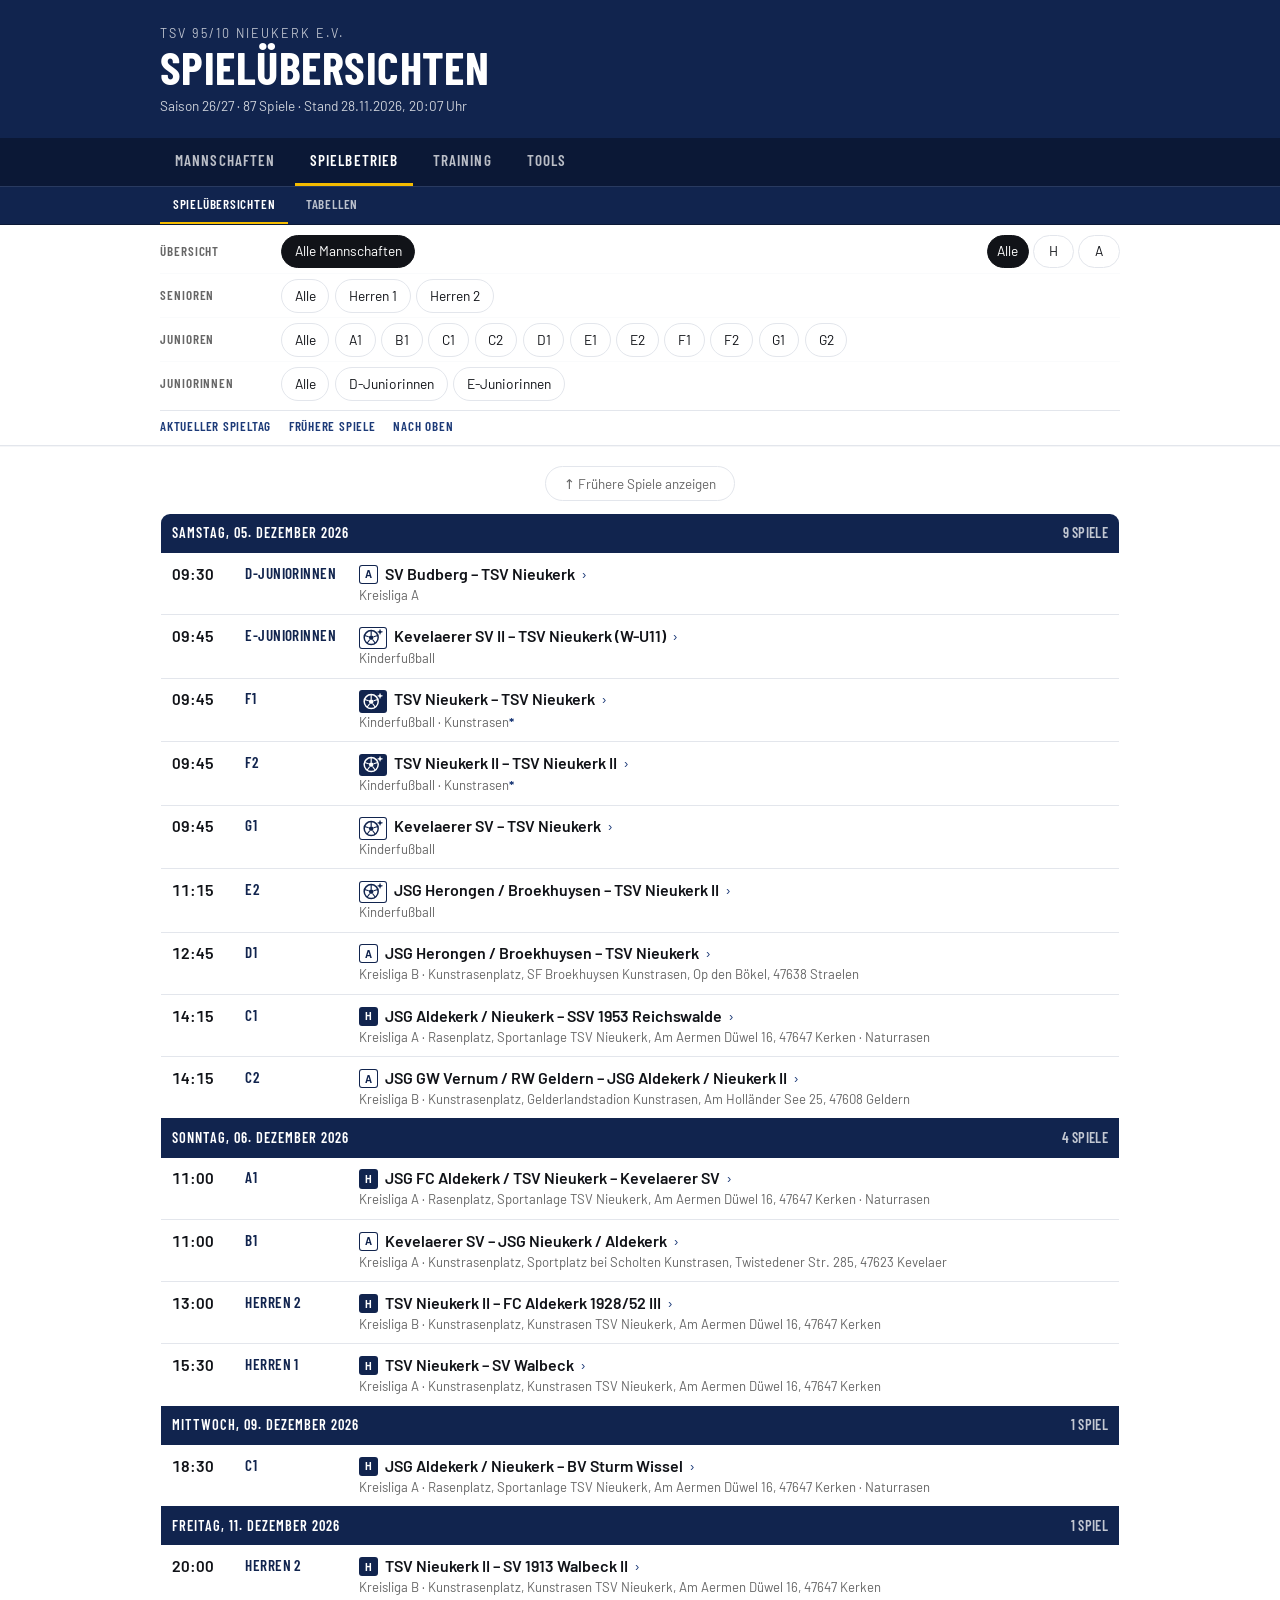
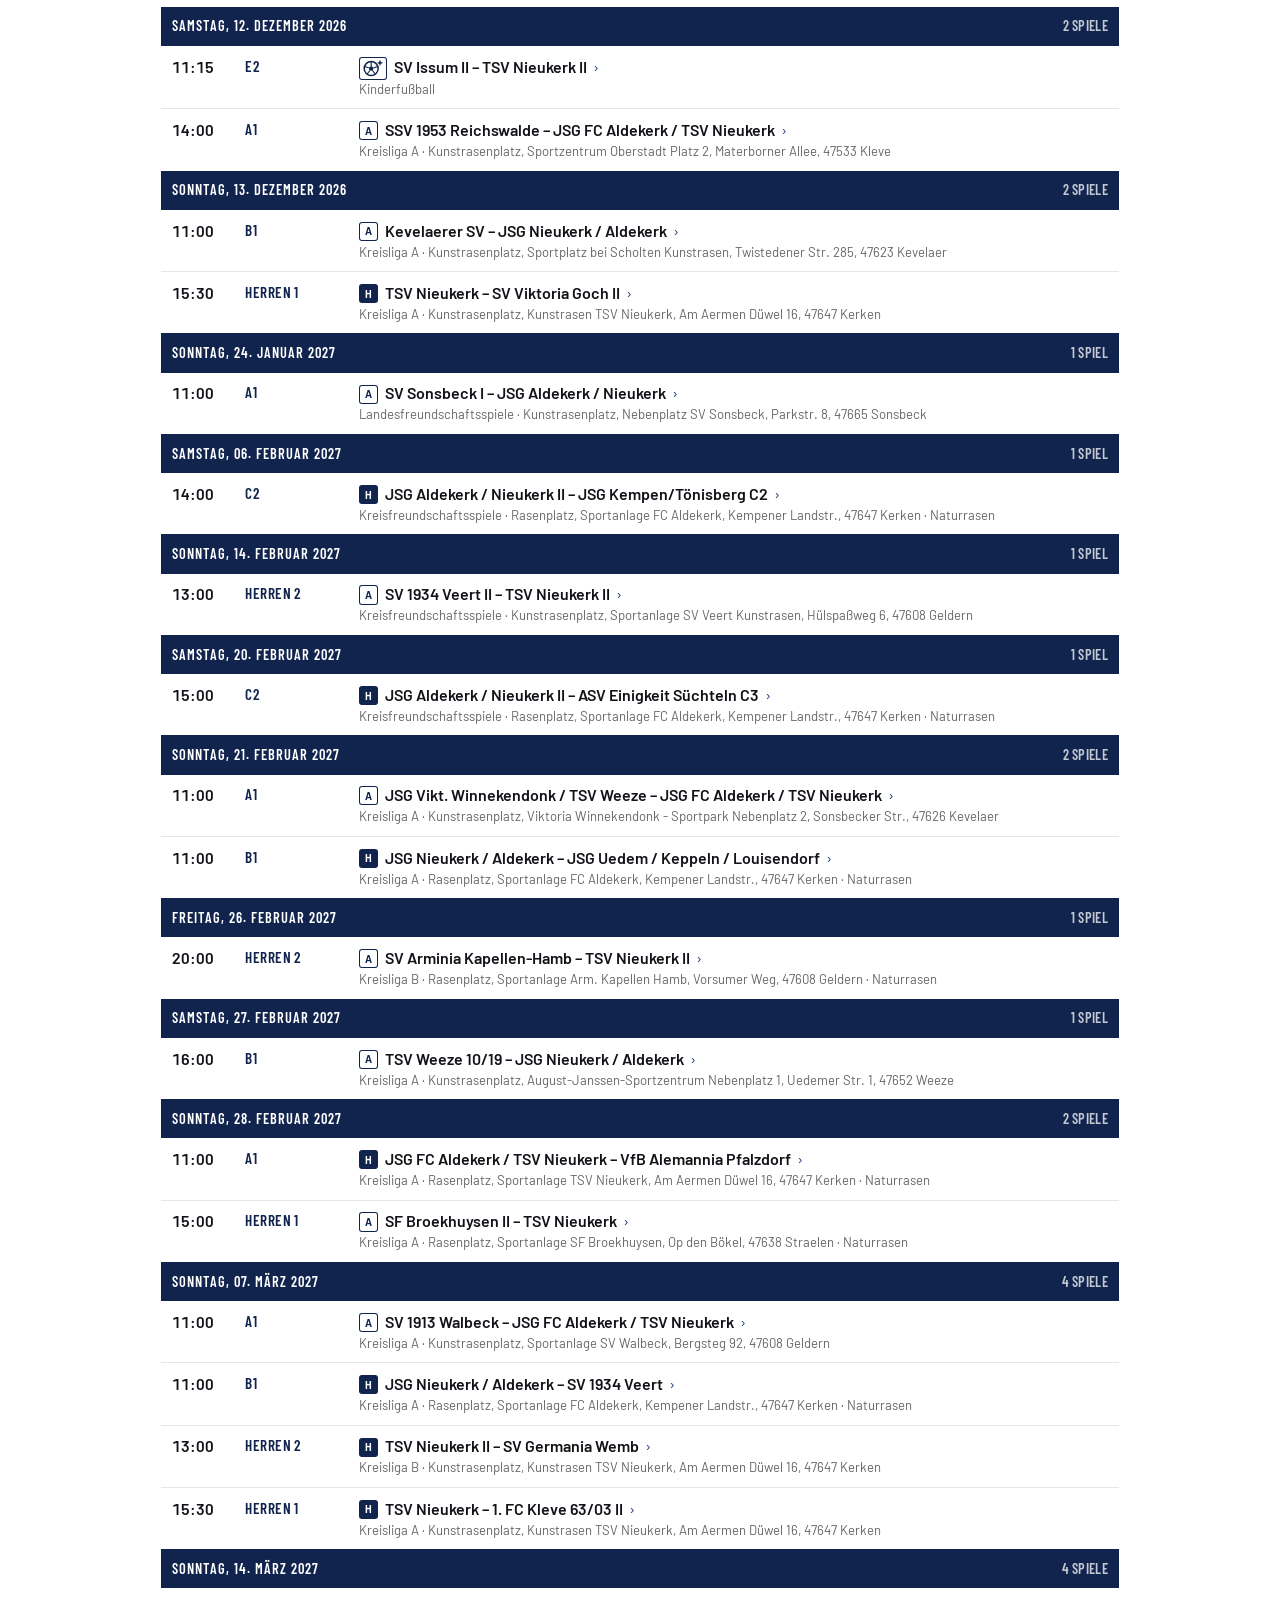
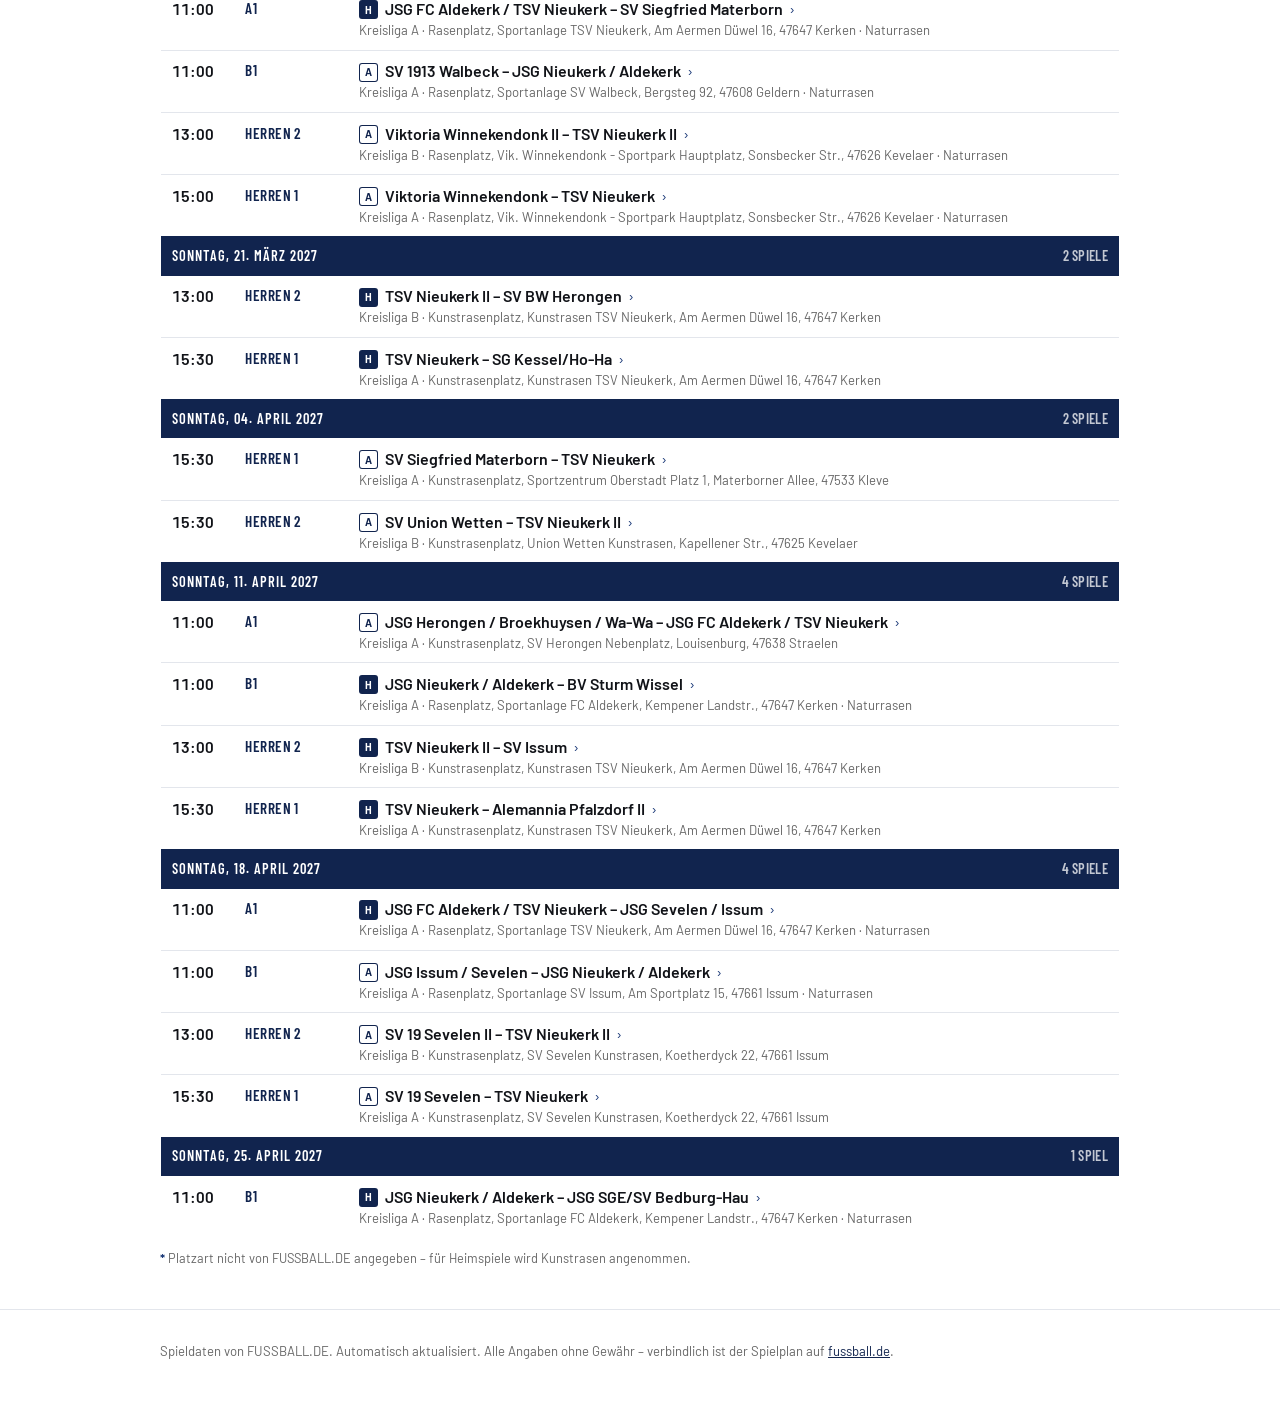
<file: index.html>
<!DOCTYPE html>
<html lang="de">
<head>
<meta charset="utf-8">
<meta name="viewport" content="width=device-width, initial-scale=1">
<title>TSV 95/10 Nieukerk e.V. – Spielübersicht</title>
<meta name="description" content="Alle angesetzten Spiele der Fußballmannschaften des TSV 95/10 Nieukerk e.V., nach Spieltagen sortiert.">
<meta name="theme-color" content="#11244e">
<link rel="icon" href="assets/img/favicon.svg" type="image/svg+xml">
<link rel="stylesheet" href="assets/css/fonts.css">
<link rel="stylesheet" href="assets/css/style.css">
</head>
<body>

<header class="kopf" id="kopf"></header>
<nav class="hauptnav" id="hauptnav" aria-label="Bereiche"></nav>

<nav class="filter" aria-label="Anzeige einschränken">
  <div class="inhalt" id="filterbereich">
    <p class="hinweis" style="padding-block:.6rem">Einen Moment …</p>
  </div>
  <div class="inhalt">
    <div class="sprungleiste" id="sprungleiste">
      <a href="#aktuell" data-ziel="aktuell">Aktueller Spieltag</a>
      <a href="#frueher" data-ziel="frueher">Frühere Spiele</a>
      <a href="#oben" data-ziel="oben">Nach oben</a>
    </div>
  </div>
</nav>

<main class="inhalt">
  <h2 class="sr-only">Spieltage</h2>
  <div id="warnbereich"></div>
  <div id="spiele" aria-live="polite">
    <p class="hinweis">Einen Moment …</p>
  </div>
  <p class="legende" id="legende" hidden>
    <b>*</b> Platzart nicht von FUSSBALL.DE angegeben – für Heimspiele
    wird Kunstrasen angenommen.
  </p>
</main>

<footer class="fuss" id="fuss"></footer>

<script src="assets/js/seite.js"></script>
<script src="assets/js/textgenerator.js"></script>
<script src="assets/js/spielzeile.js"></script>
<script src="assets/js/uebersicht.js"></script>
</body>
</html>
</file>
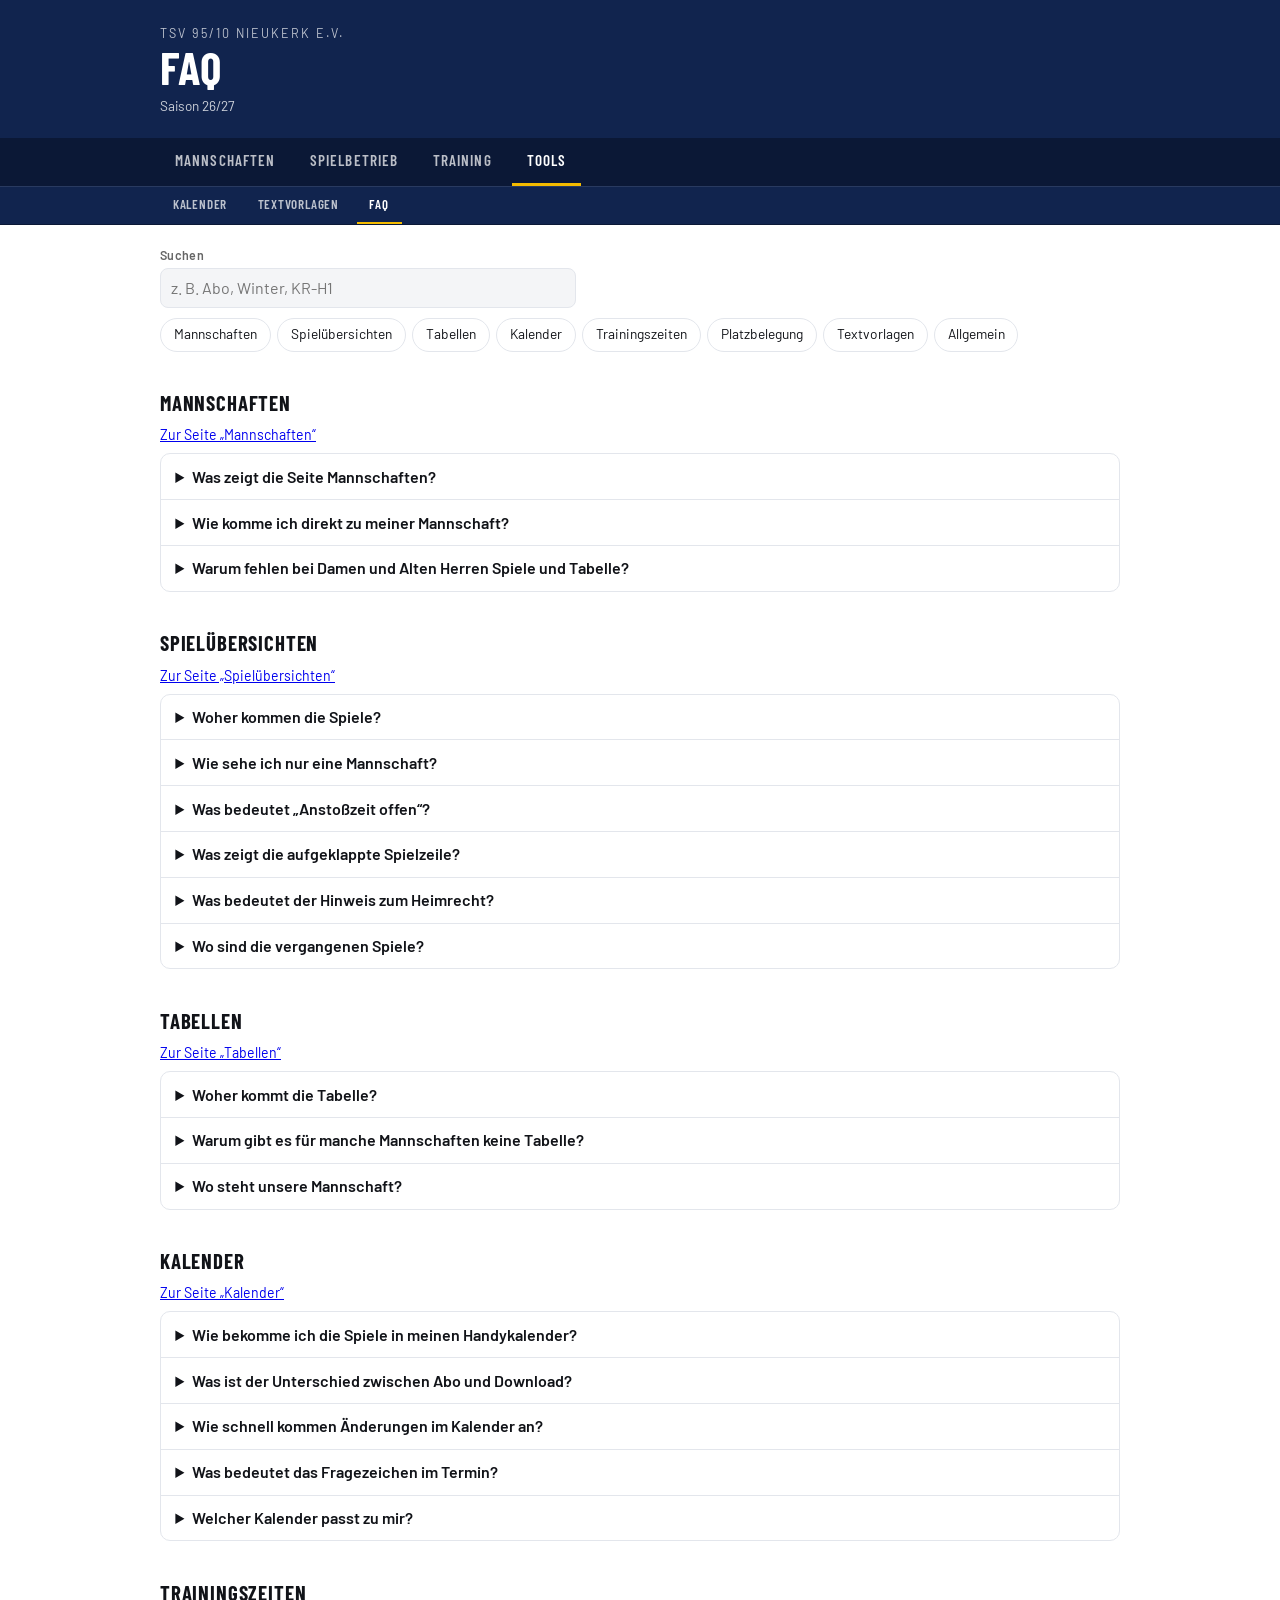
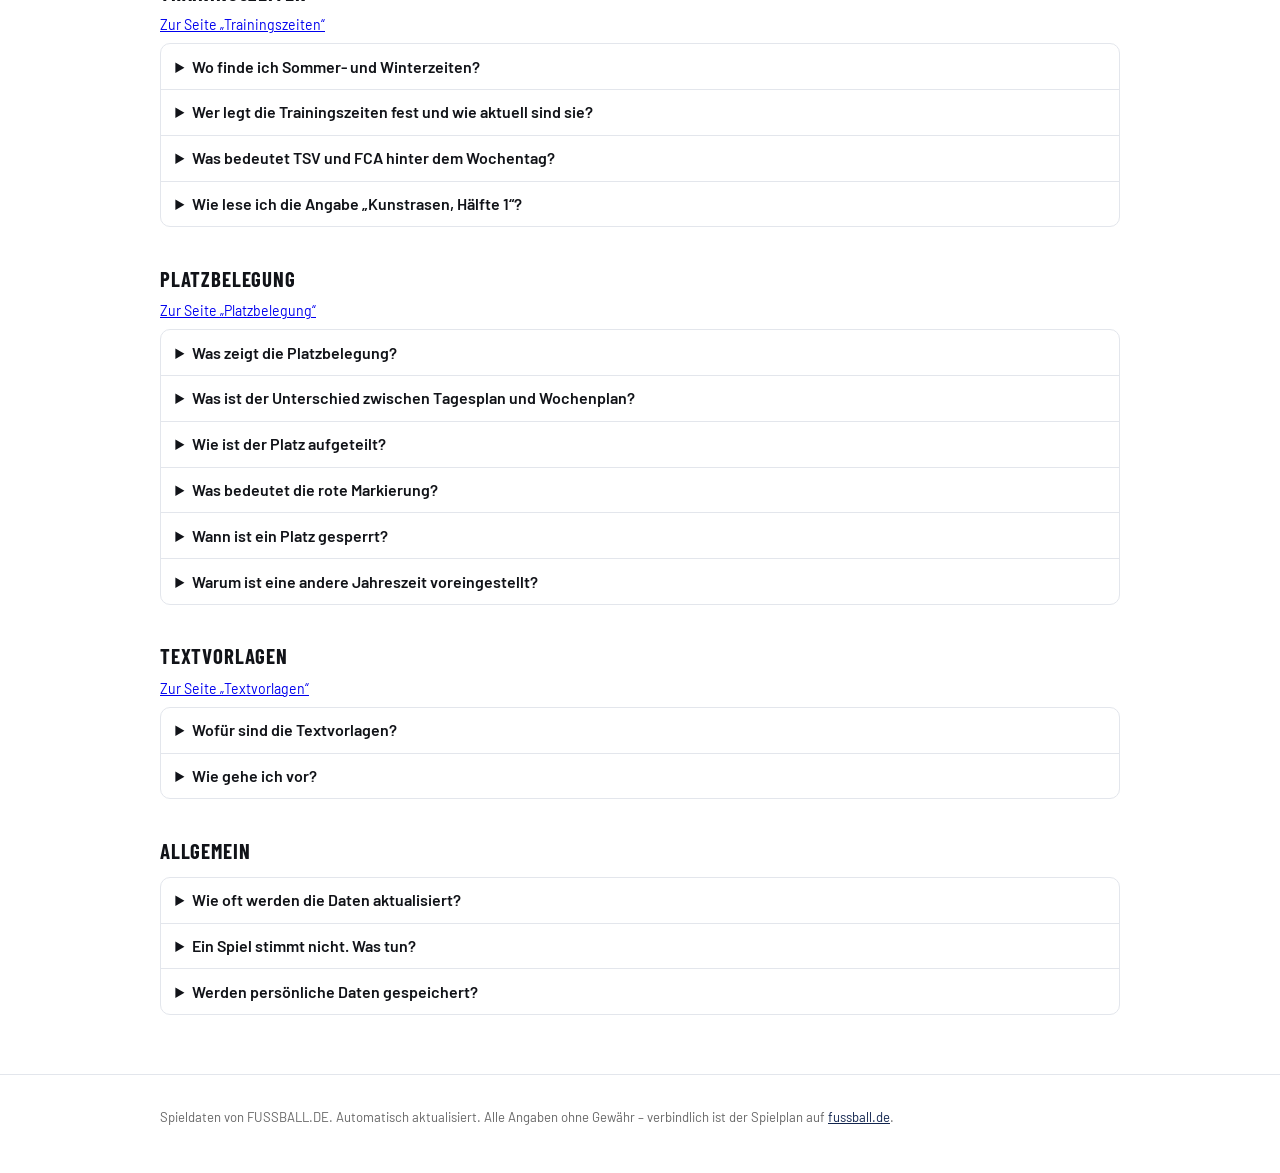
<file: faq.html>
<!DOCTYPE html>
<html lang="de">
<head>
<meta charset="utf-8">
<meta name="viewport" content="width=device-width, initial-scale=1">
<title>TSV 95/10 Nieukerk e.V. – FAQ</title>
<meta name="description" content="Häufige Fragen zu Spielübersicht, Kalender, Trainingsplan, Platzbelegung und Textvorlagen.">
<meta name="theme-color" content="#11244e">
<link rel="icon" href="assets/img/favicon.svg" type="image/svg+xml">
<link rel="stylesheet" href="assets/css/fonts.css">
<link rel="stylesheet" href="assets/css/style.css">
</head>
<body>

<header class="kopf" id="kopf"></header>
<nav class="hauptnav" id="hauptnav" aria-label="Bereiche"></nav>

<main class="inhalt">
  <div id="faqbereich">
    <p class="hinweis">Einen Moment …</p>
  </div>
</main>

<footer class="fuss" id="fuss"></footer>

<script src="assets/js/seite.js"></script>
<script src="assets/js/faq.js"></script>
</body>
</html>
</file>
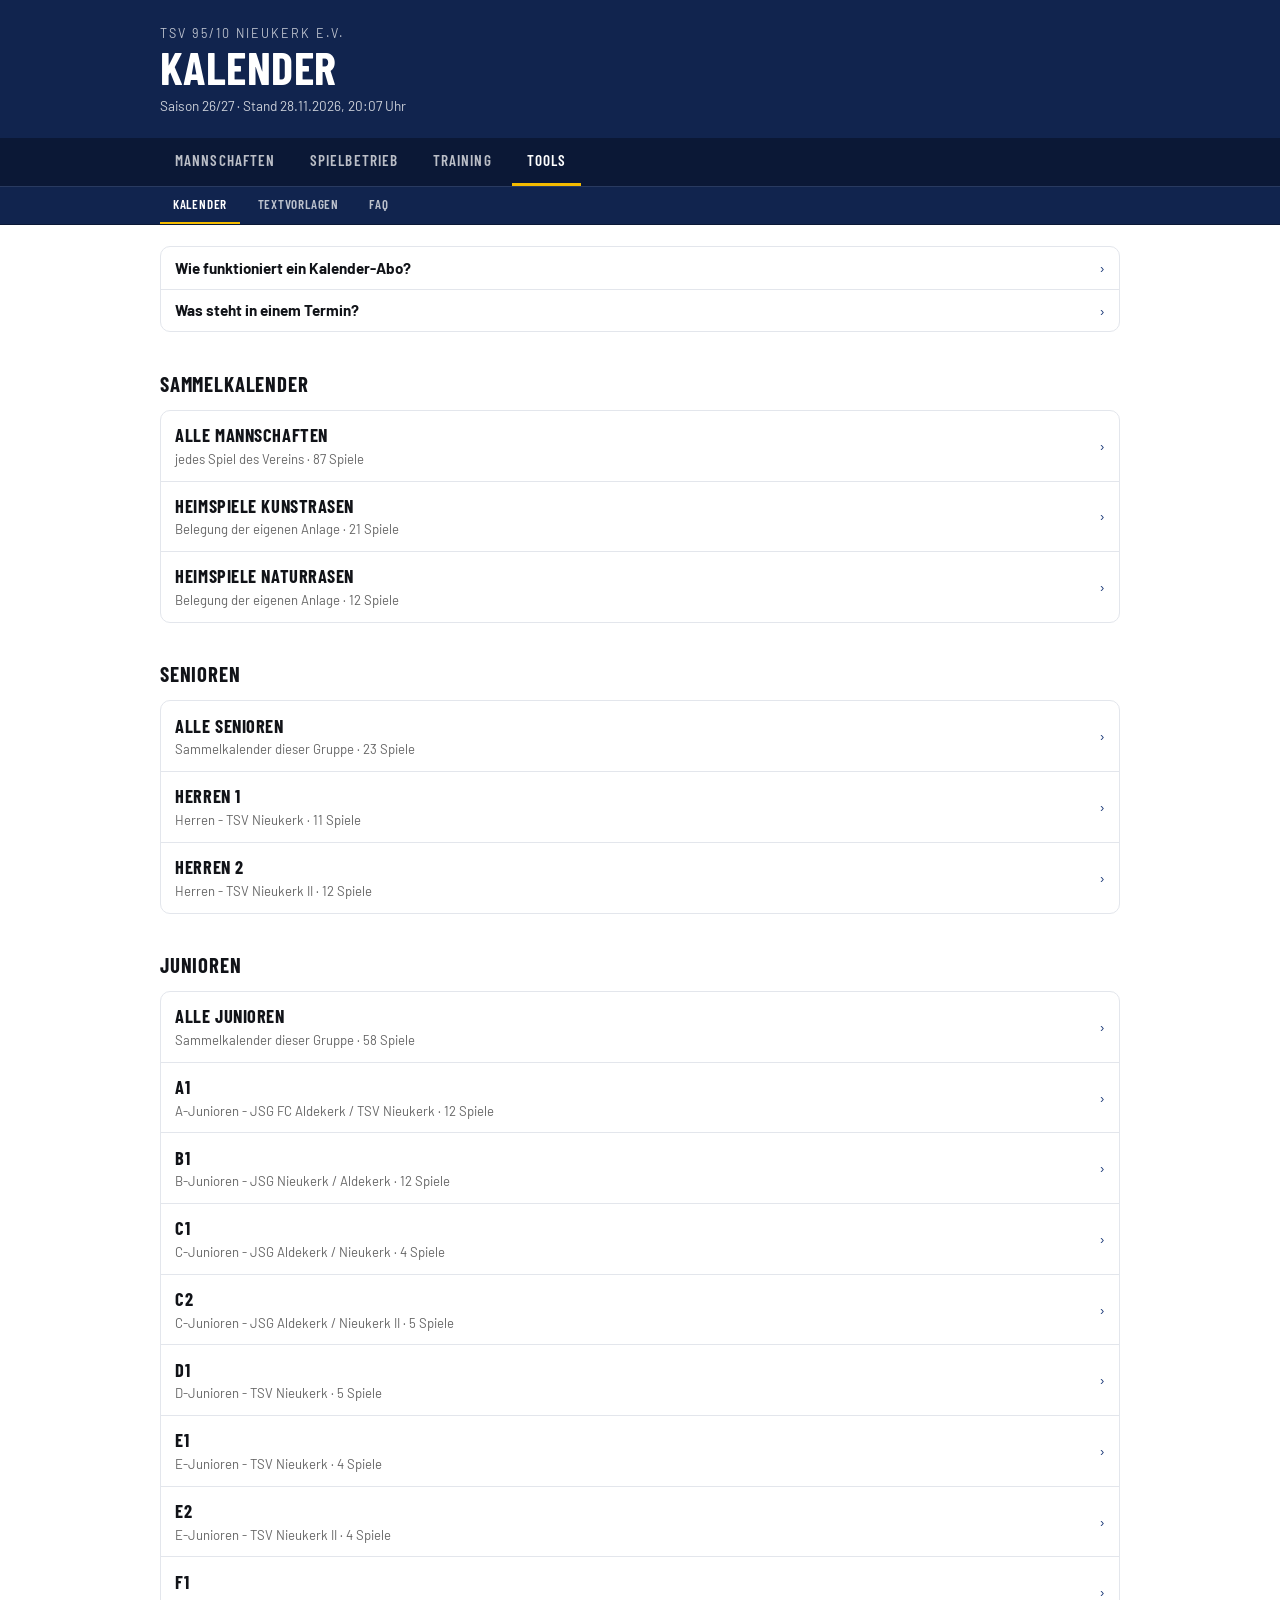
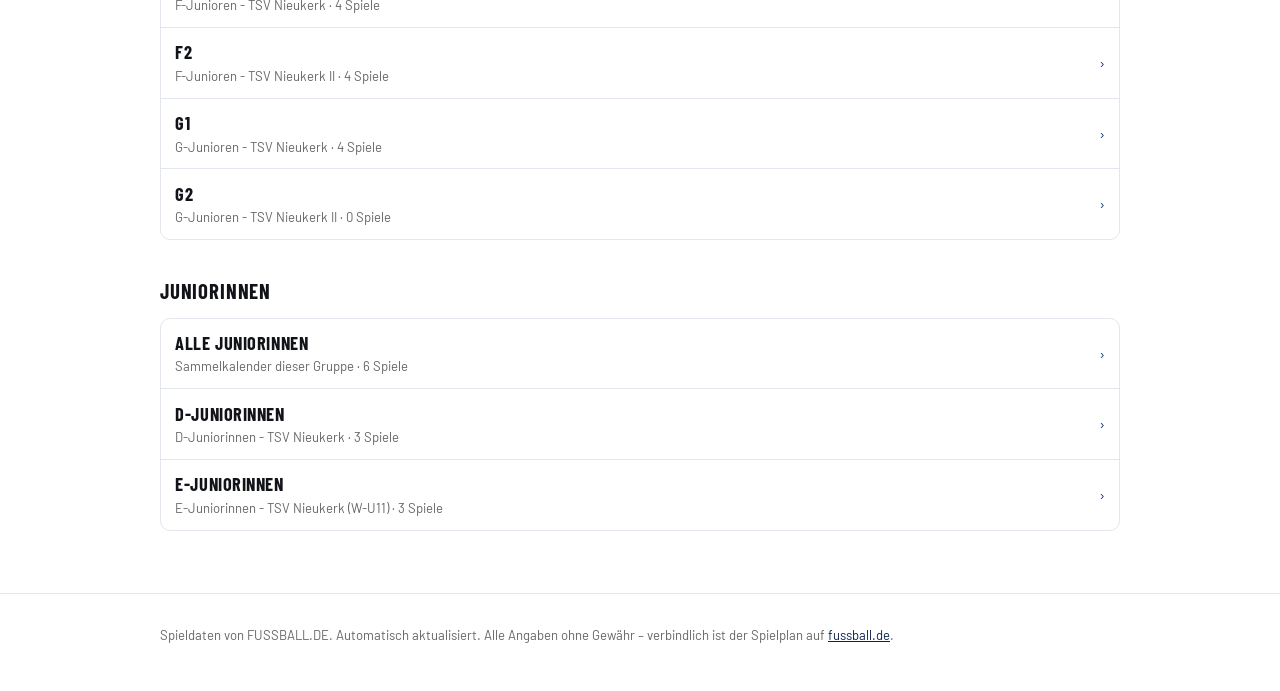
<file: kalender.html>
<!DOCTYPE html>
<html lang="de">
<head>
<meta charset="utf-8">
<meta name="viewport" content="width=device-width, initial-scale=1">
<title>TSV 95/10 Nieukerk e.V. – Kalender</title>
<meta name="description" content="Spielpläne des TSV 95/10 Nieukerk e.V. als Kalender zum Abonnieren – je Mannschaft und als Sammelkalender.">
<meta name="theme-color" content="#11244e">
<link rel="icon" href="assets/img/favicon.svg" type="image/svg+xml">
<link rel="stylesheet" href="assets/css/fonts.css">
<link rel="stylesheet" href="assets/css/style.css">
</head>
<body>

<header class="kopf" id="kopf"></header>
<nav class="hauptnav" id="hauptnav" aria-label="Bereiche"></nav>

<main class="inhalt">
  <div id="kalenderbereich">
    <p class="hinweis">Einen Moment …</p>
  </div>
</main>

<footer class="fuss" id="fuss"></footer>

<script src="assets/js/seite.js"></script>
<script src="assets/js/kalender.js"></script>
</body>
</html>
</file>
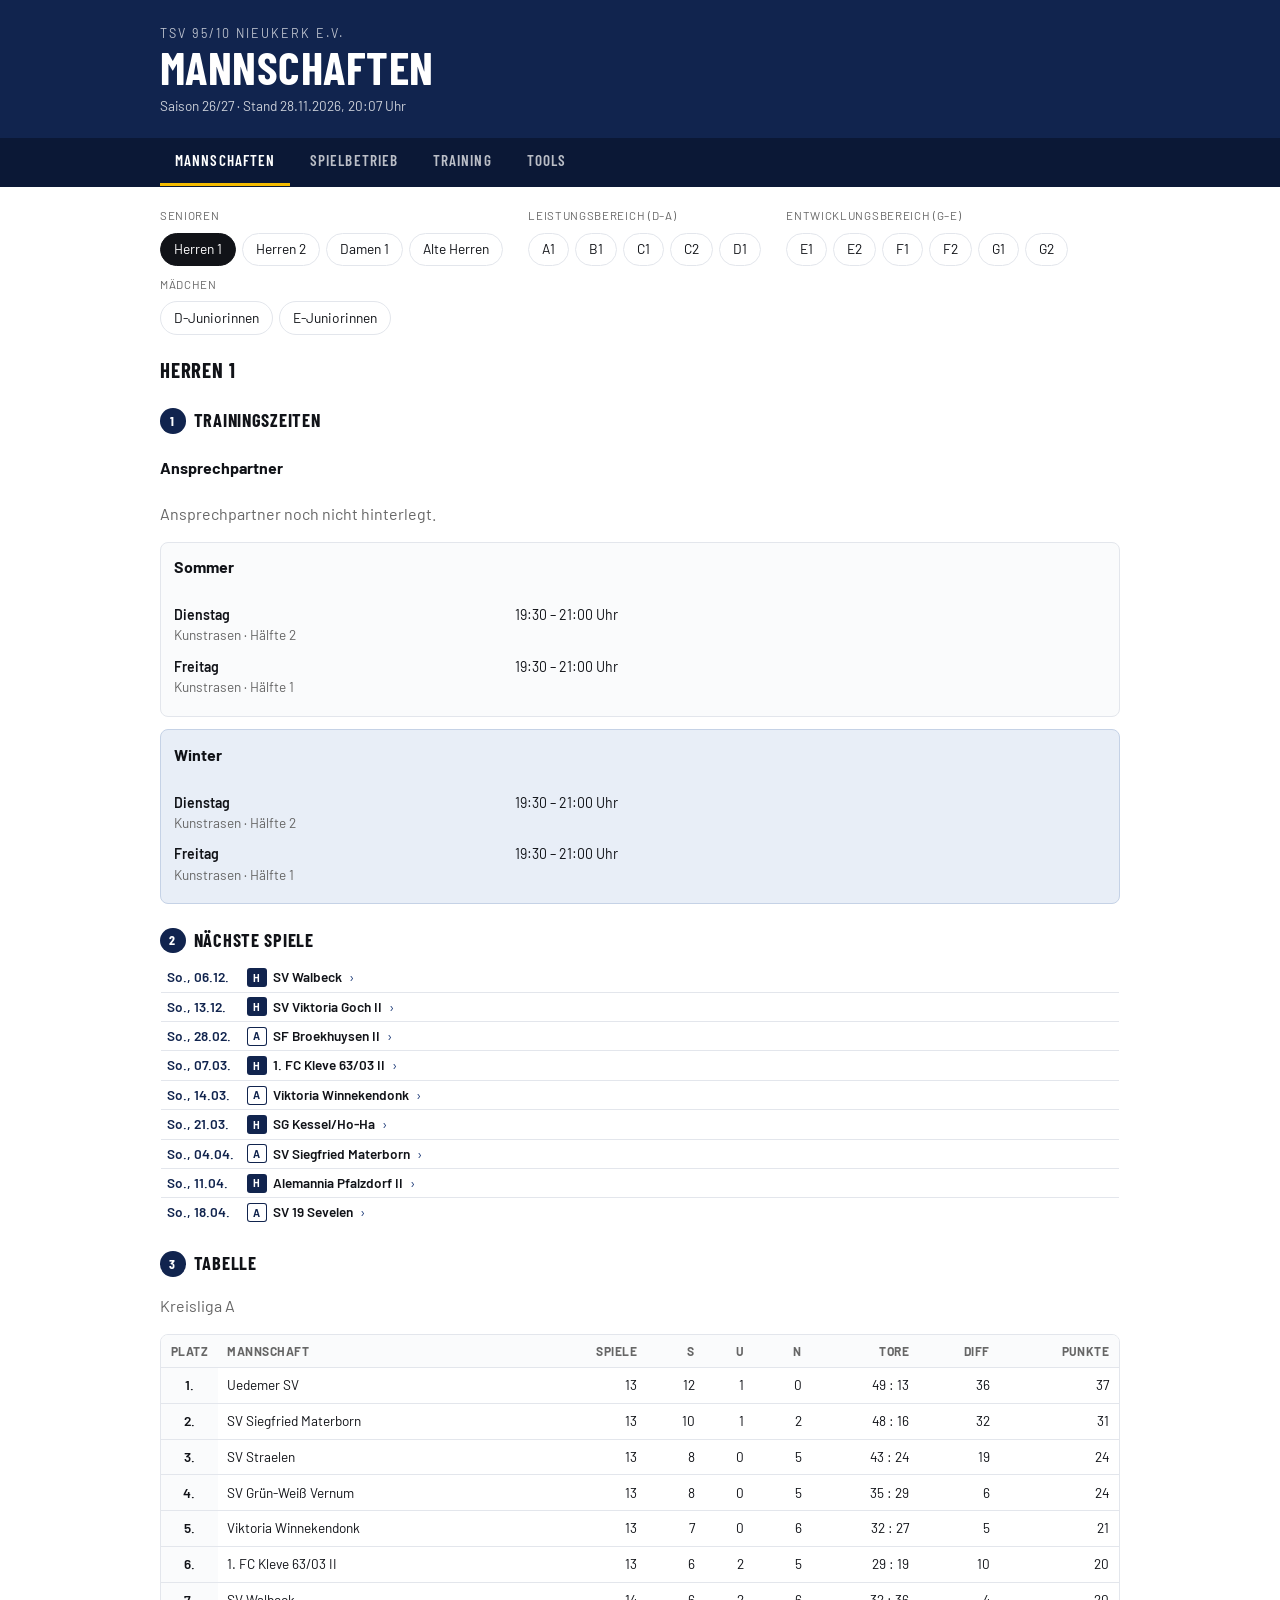
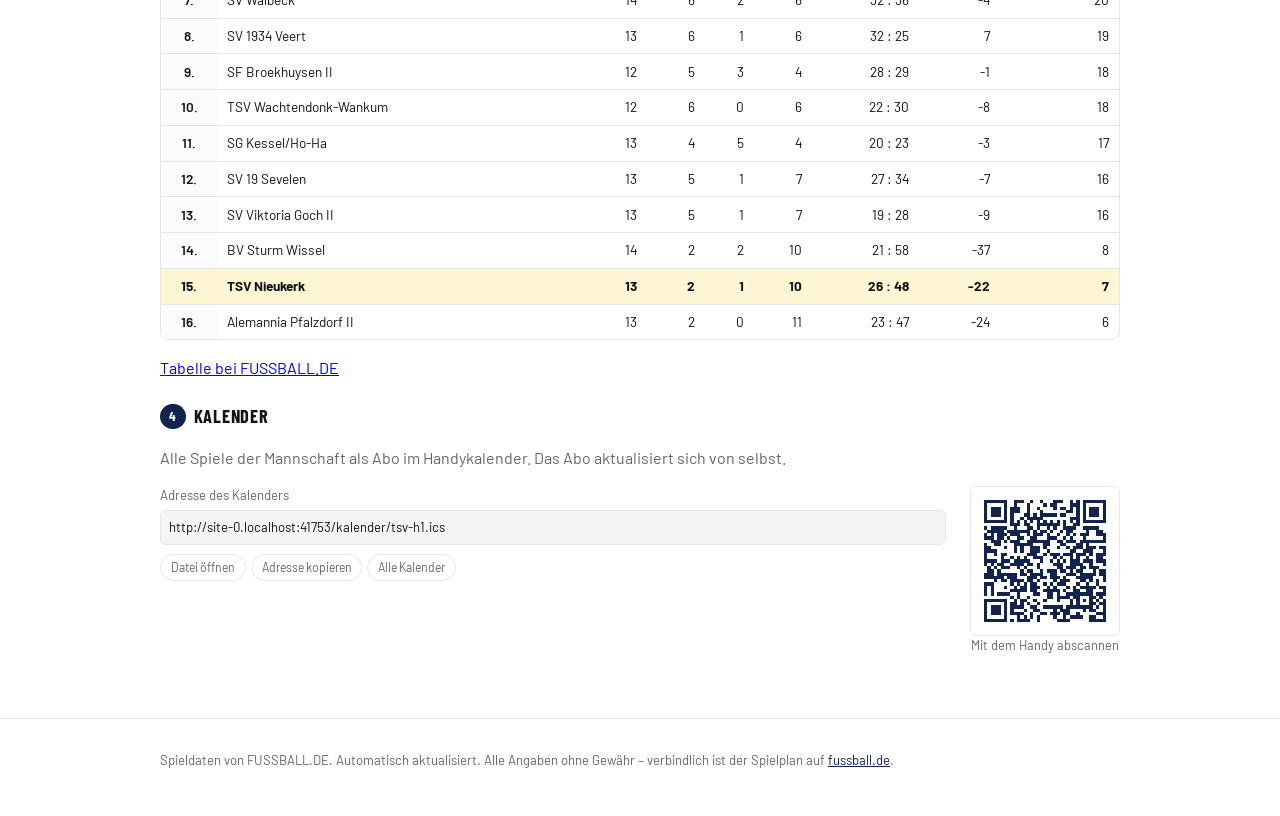
<file: mannschaften.html>
<!DOCTYPE html>
<html lang="de">
<head>
<meta charset="utf-8">
<meta name="viewport" content="width=device-width, initial-scale=1">
<title>TSV 95/10 Nieukerk e.V. – Mannschaften</title>
<meta name="description" content="Trainingszeiten, nächste Spiele, Tabelle und Kalender je Mannschaft des TSV 95/10 Nieukerk e.V.">
<meta name="theme-color" content="#11244e">
<link rel="icon" href="assets/img/favicon.svg" type="image/svg+xml">
<link rel="stylesheet" href="assets/css/fonts.css">
<link rel="stylesheet" href="assets/css/style.css">
</head>
<body>

<header class="kopf" id="kopf"></header>
<nav class="hauptnav" id="hauptnav" aria-label="Bereiche"></nav>

<main class="inhalt">
  <div id="mannschaftsbereich">
    <p class="hinweis">Einen Moment …</p>
  </div>
</main>

<footer class="fuss" id="fuss"></footer>

<script src="assets/js/seite.js"></script>
<script src="assets/js/spielzeile.js"></script>
<script src="assets/js/mannschaftskarte.js"></script>
<script src="assets/js/mannschaften.js"></script>
</body>
</html>
</file>
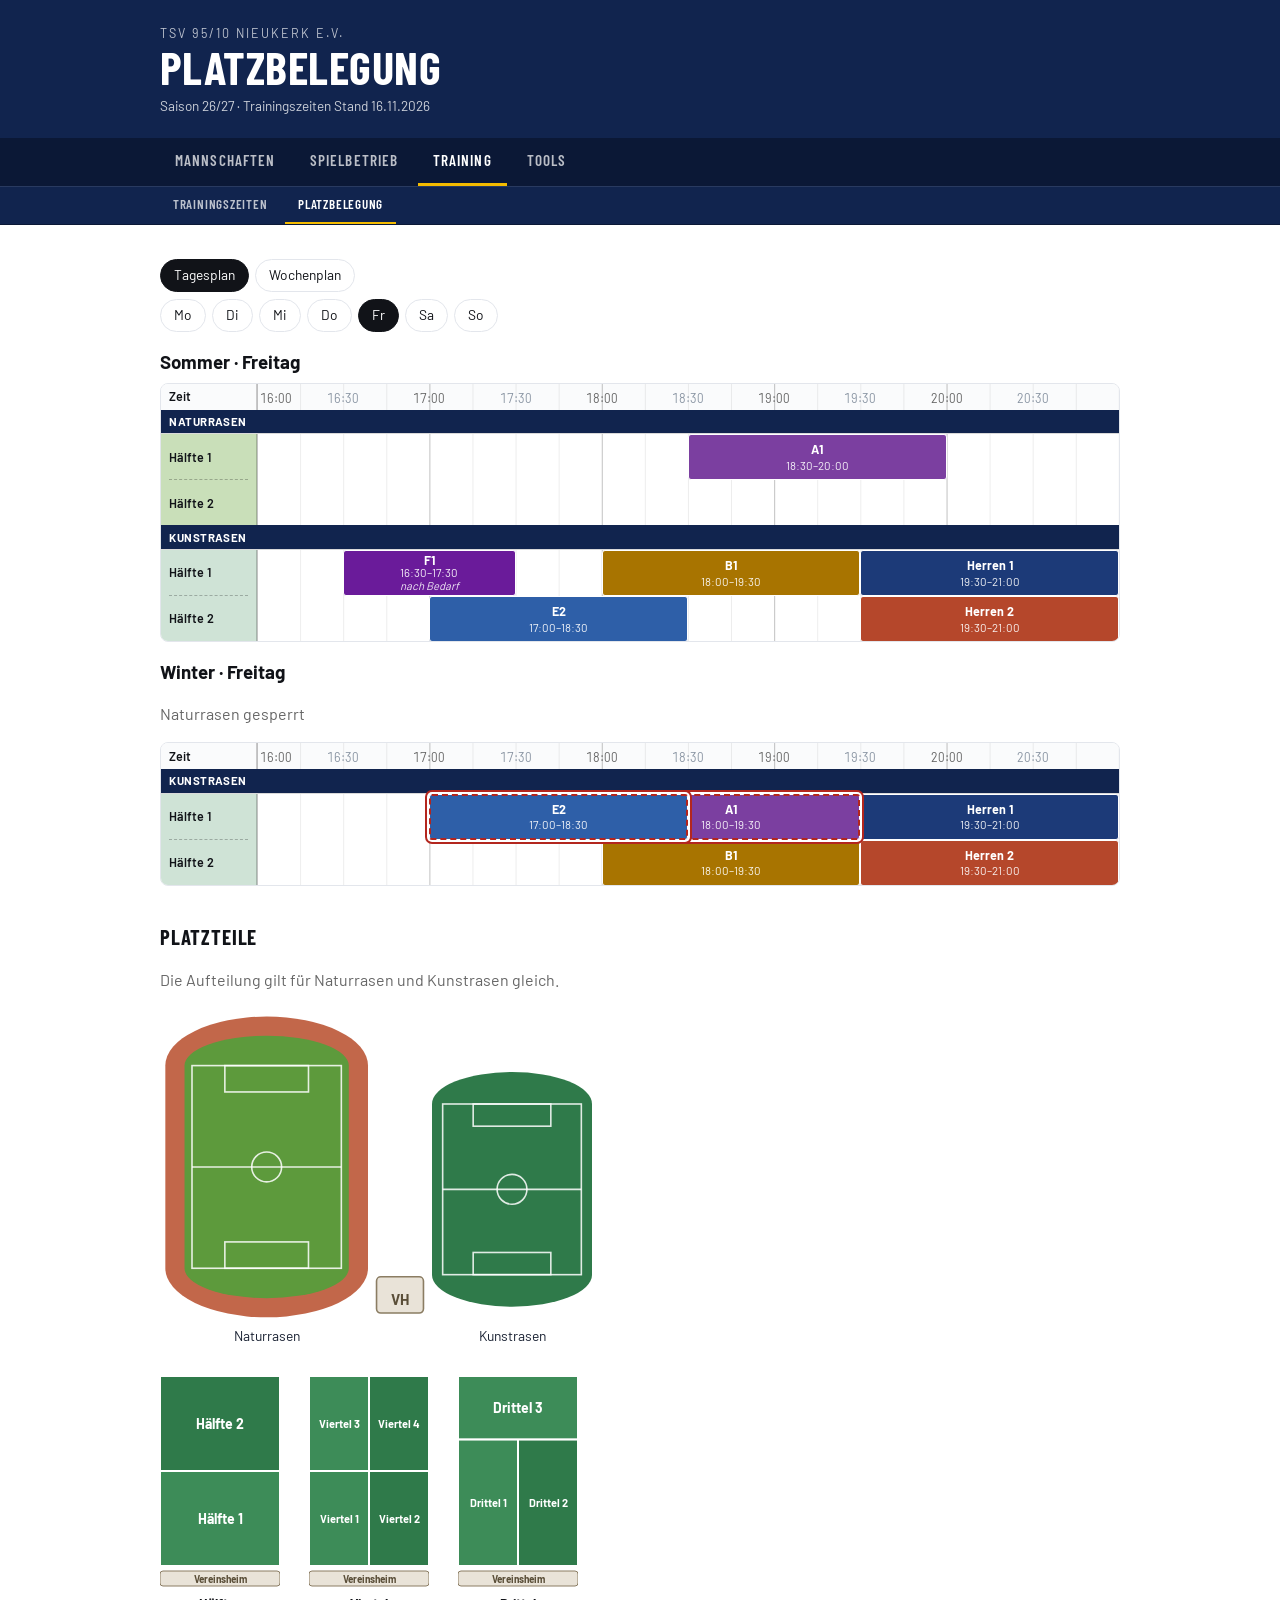
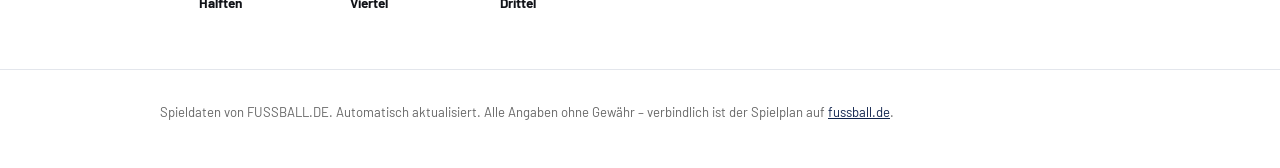
<file: platzbelegung.html>
<!DOCTYPE html>
<html lang="de">
<head>
<meta charset="utf-8">
<meta name="viewport" content="width=device-width, initial-scale=1">
<title>TSV 95/10 Nieukerk e.V. – Platzbelegung</title>
<meta name="description" content="Belegung von Kunstrasen und Naturrasen des TSV 95/10 Nieukerk e.V. durch Training und Spiele.">
<meta name="theme-color" content="#11244e">
<link rel="icon" href="assets/img/favicon.svg" type="image/svg+xml">
<link rel="stylesheet" href="assets/css/fonts.css">
<link rel="stylesheet" href="assets/css/style.css">
</head>
<body>

<header class="kopf" id="kopf"></header>
<nav class="hauptnav" id="hauptnav" aria-label="Bereiche"></nav>

<nav class="filter" aria-label="Mannschaft wählen">
  <div class="inhalt" id="filterbereich"></div>
</nav>

<main class="inhalt">
  <div id="belegungbereich">
    <p class="hinweis">Einen Moment …</p>
  </div>
</main>

<footer class="fuss" id="fuss"></footer>

<script src="assets/js/seite.js"></script>
<script src="assets/js/platzbelegung.js"></script>
</body>
</html>
</file>
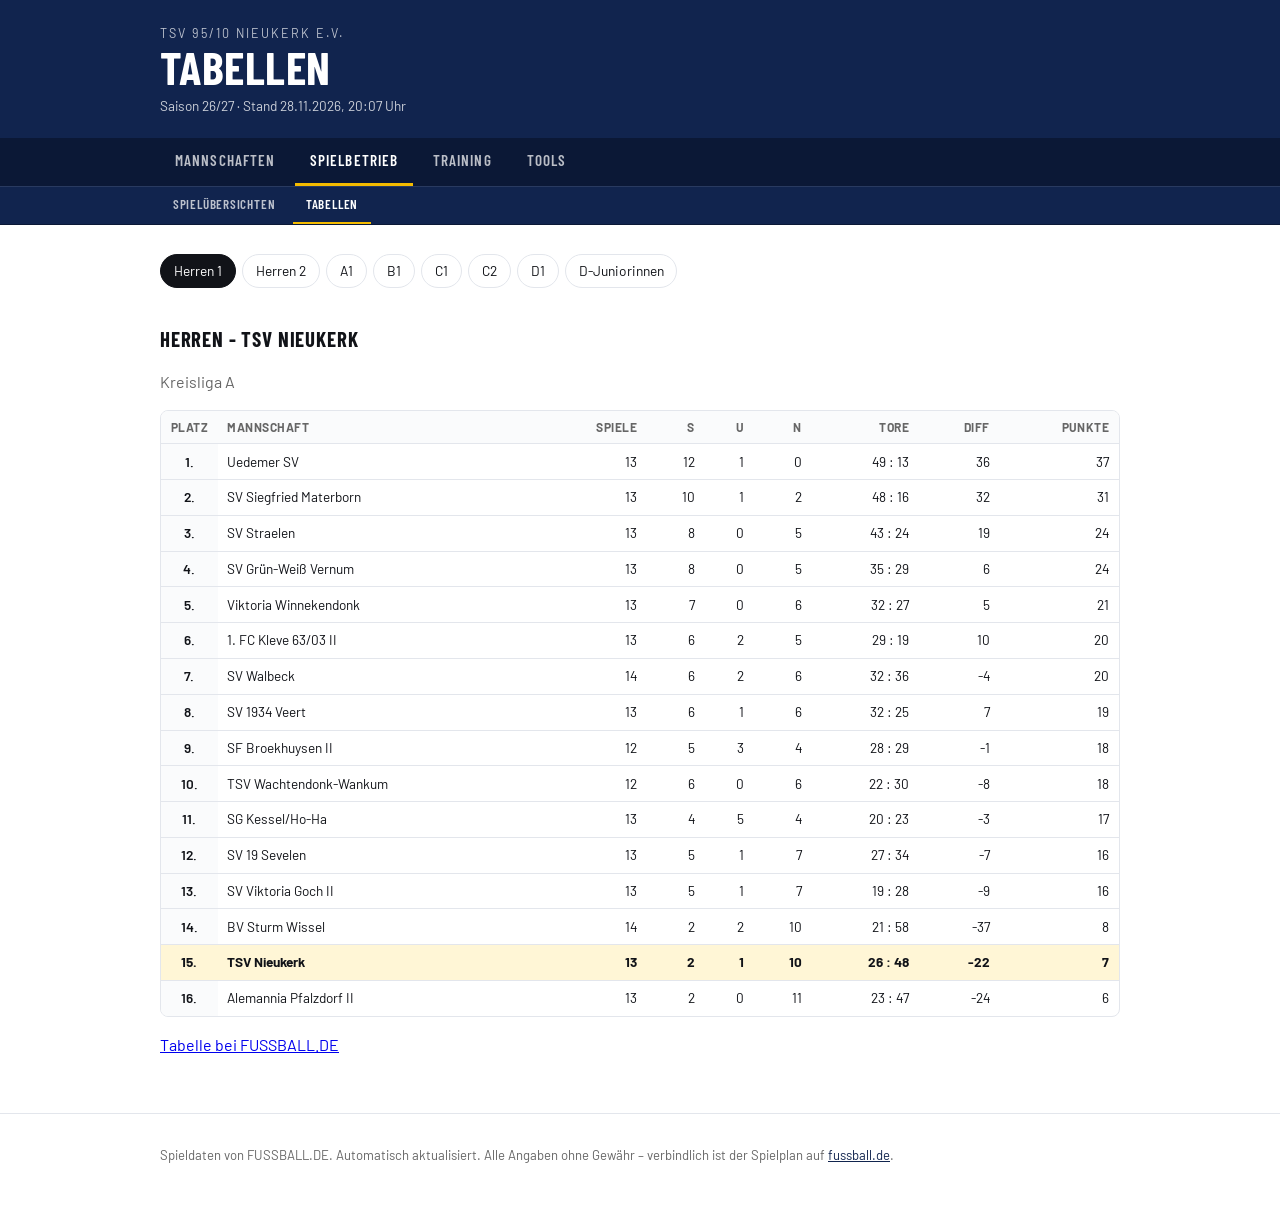
<file: tabelle.html>
<!DOCTYPE html>
<html lang="de">
<head>
<meta charset="utf-8">
<meta name="viewport" content="width=device-width, initial-scale=1">
<title>TSV 95/10 Nieukerk e.V. – Tabelle</title>
<meta name="description" content="Aktuelle Tabellen der Fußballmannschaften des TSV 95/10 Nieukerk e.V. (Quelle: FUSSBALL.DE).">
<meta name="theme-color" content="#11244e">
<link rel="icon" href="assets/img/favicon.svg" type="image/svg+xml">
<link rel="stylesheet" href="assets/css/fonts.css">
<link rel="stylesheet" href="assets/css/style.css">
</head>
<body>

<header class="kopf" id="kopf"></header>
<nav class="hauptnav" id="hauptnav" aria-label="Bereiche"></nav>

<main class="inhalt">
  <div id="tabellenbereich">
    <p class="hinweis">Einen Moment …</p>
  </div>
</main>

<footer class="fuss" id="fuss"></footer>

<script src="assets/js/seite.js"></script>
<script src="assets/js/spielzeile.js"></script>
<script src="assets/js/mannschaftskarte.js"></script>
<script src="assets/js/tabelle.js"></script>
</body>
</html>
</file>
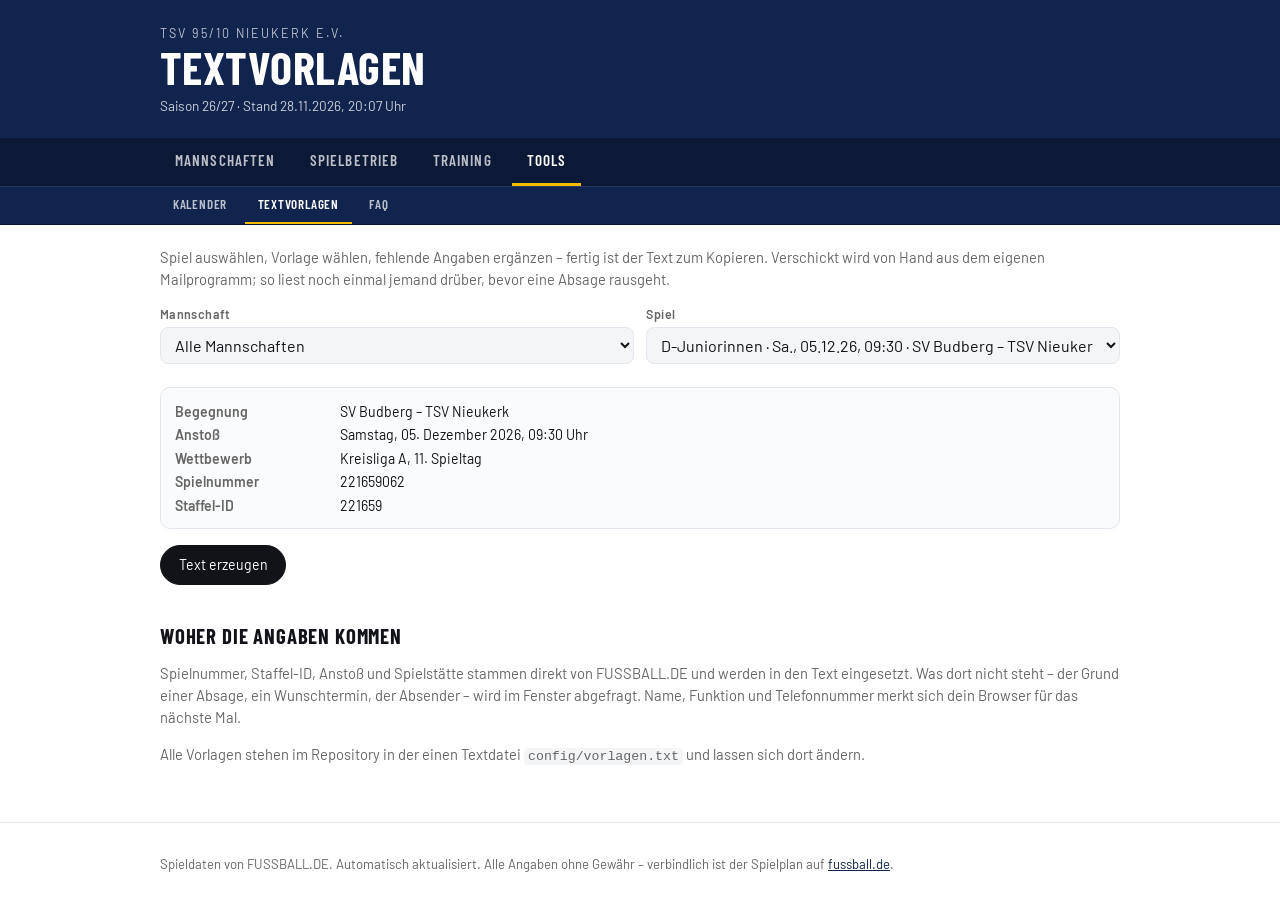
<file: textgenerator.html>
<!DOCTYPE html>
<html lang="de">
<head>
<meta charset="utf-8">
<meta name="viewport" content="width=device-width, initial-scale=1">
<title>TSV 95/10 Nieukerk e.V. – Textvorlagen</title>
<meta name="description" content="Fertige E-Mail-Texte zum Absagen, Verlegen oder Weitergeben eines Spiels – mit Spielnummer und Staffel bereits eingesetzt.">
<meta name="theme-color" content="#11244e">
<link rel="icon" href="assets/img/favicon.svg" type="image/svg+xml">
<link rel="stylesheet" href="assets/css/fonts.css">
<link rel="stylesheet" href="assets/css/style.css">
</head>
<body>

<header class="kopf" id="kopf"></header>
<nav class="hauptnav" id="hauptnav" aria-label="Bereiche"></nav>

<main class="inhalt">

  <p class="erklaerung">
    Spiel auswählen, Vorlage wählen, fehlende Angaben ergänzen – fertig
    ist der Text zum Kopieren. Verschickt wird von Hand aus dem eigenen
    Mailprogramm; so liest noch einmal jemand drüber, bevor eine Absage
    rausgeht.
  </p>

  <div class="auswahlblock">
    <label class="tg-feld">
      <span>Mannschaft</span>
      <select id="mannschaftswahl"></select>
    </label>

    <label class="tg-feld">
      <span>Spiel</span>
      <select id="spielauswahl"></select>
    </label>
  </div>

  <div id="spielvorschau" class="spielvorschau"></div>

  <p>
    <button type="button" id="text-erzeugen" class="tg-knopf tg-haupt"
            disabled>Text erzeugen</button>
  </p>

  <h2>Woher die Angaben kommen</h2>
  <p class="erklaerung">
    Spielnummer, Staffel-ID, Anstoß und Spielstätte stammen direkt von
    FUSSBALL.DE und werden in den Text eingesetzt. Was dort nicht steht –
    der Grund einer Absage, ein Wunschtermin, der Absender – wird im
    Fenster abgefragt. Name, Funktion und Telefonnummer merkt sich dein
    Browser für das nächste Mal.
  </p>
  <p class="erklaerung">
    Alle Vorlagen stehen im Repository in der einen Textdatei
    <code>config/vorlagen.txt</code> und lassen sich dort ändern.
  </p>

</main>

<footer class="fuss" id="fuss"></footer>

<script src="assets/js/seite.js"></script>
<script src="assets/js/textgenerator.js"></script>
<script src="assets/js/generator.js"></script>
</body>
</html>
</file>
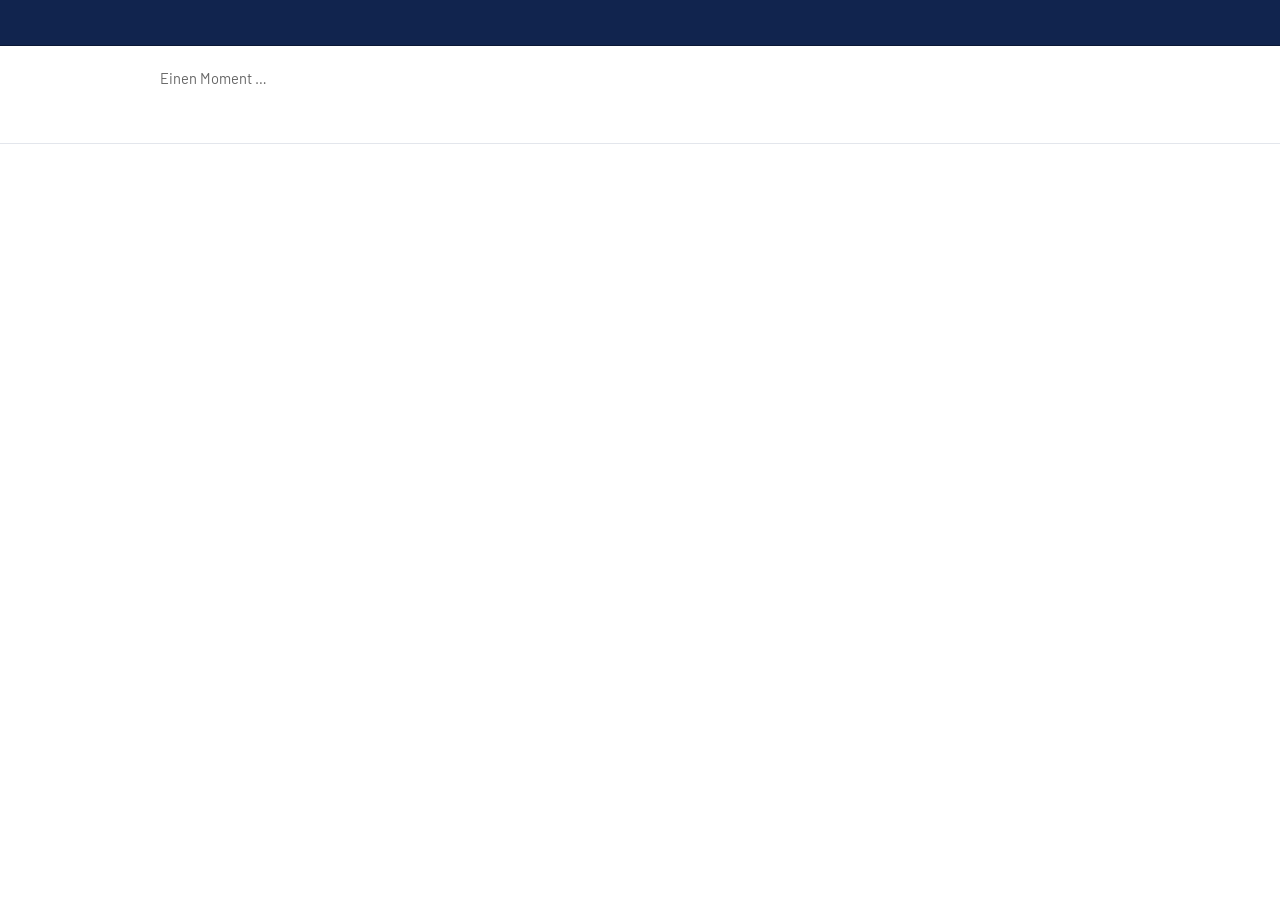
<file: training-sommer.html>
<!DOCTYPE html>
<html lang="de">
<head>
<meta charset="utf-8">
<title>Weiterleitung</title>
<meta http-equiv="refresh" content="0; url=training.html">
<link rel="canonical" href="training.html">
</head>
<body>
<p>Diese Seite ist umgezogen: <a href="training.html">Trainingszeiten</a>.</p>
</body>
</html>
</file>
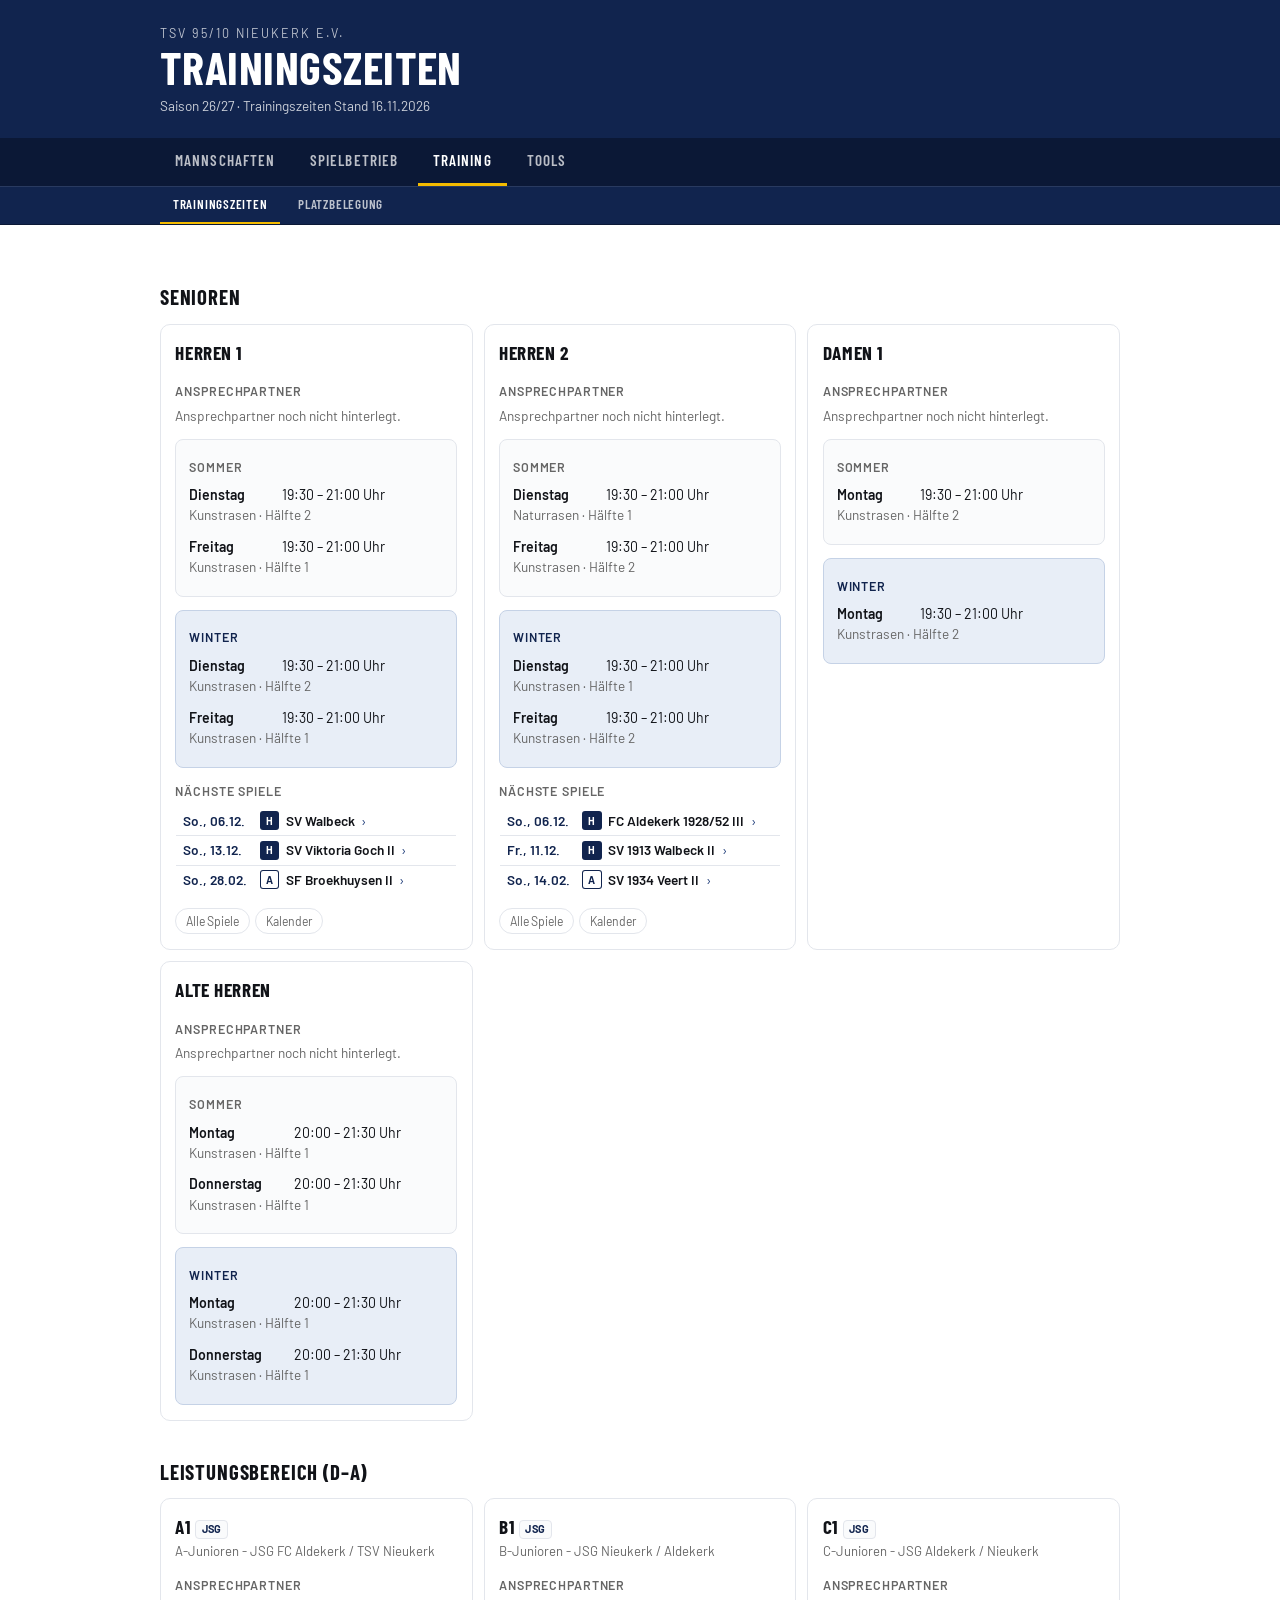
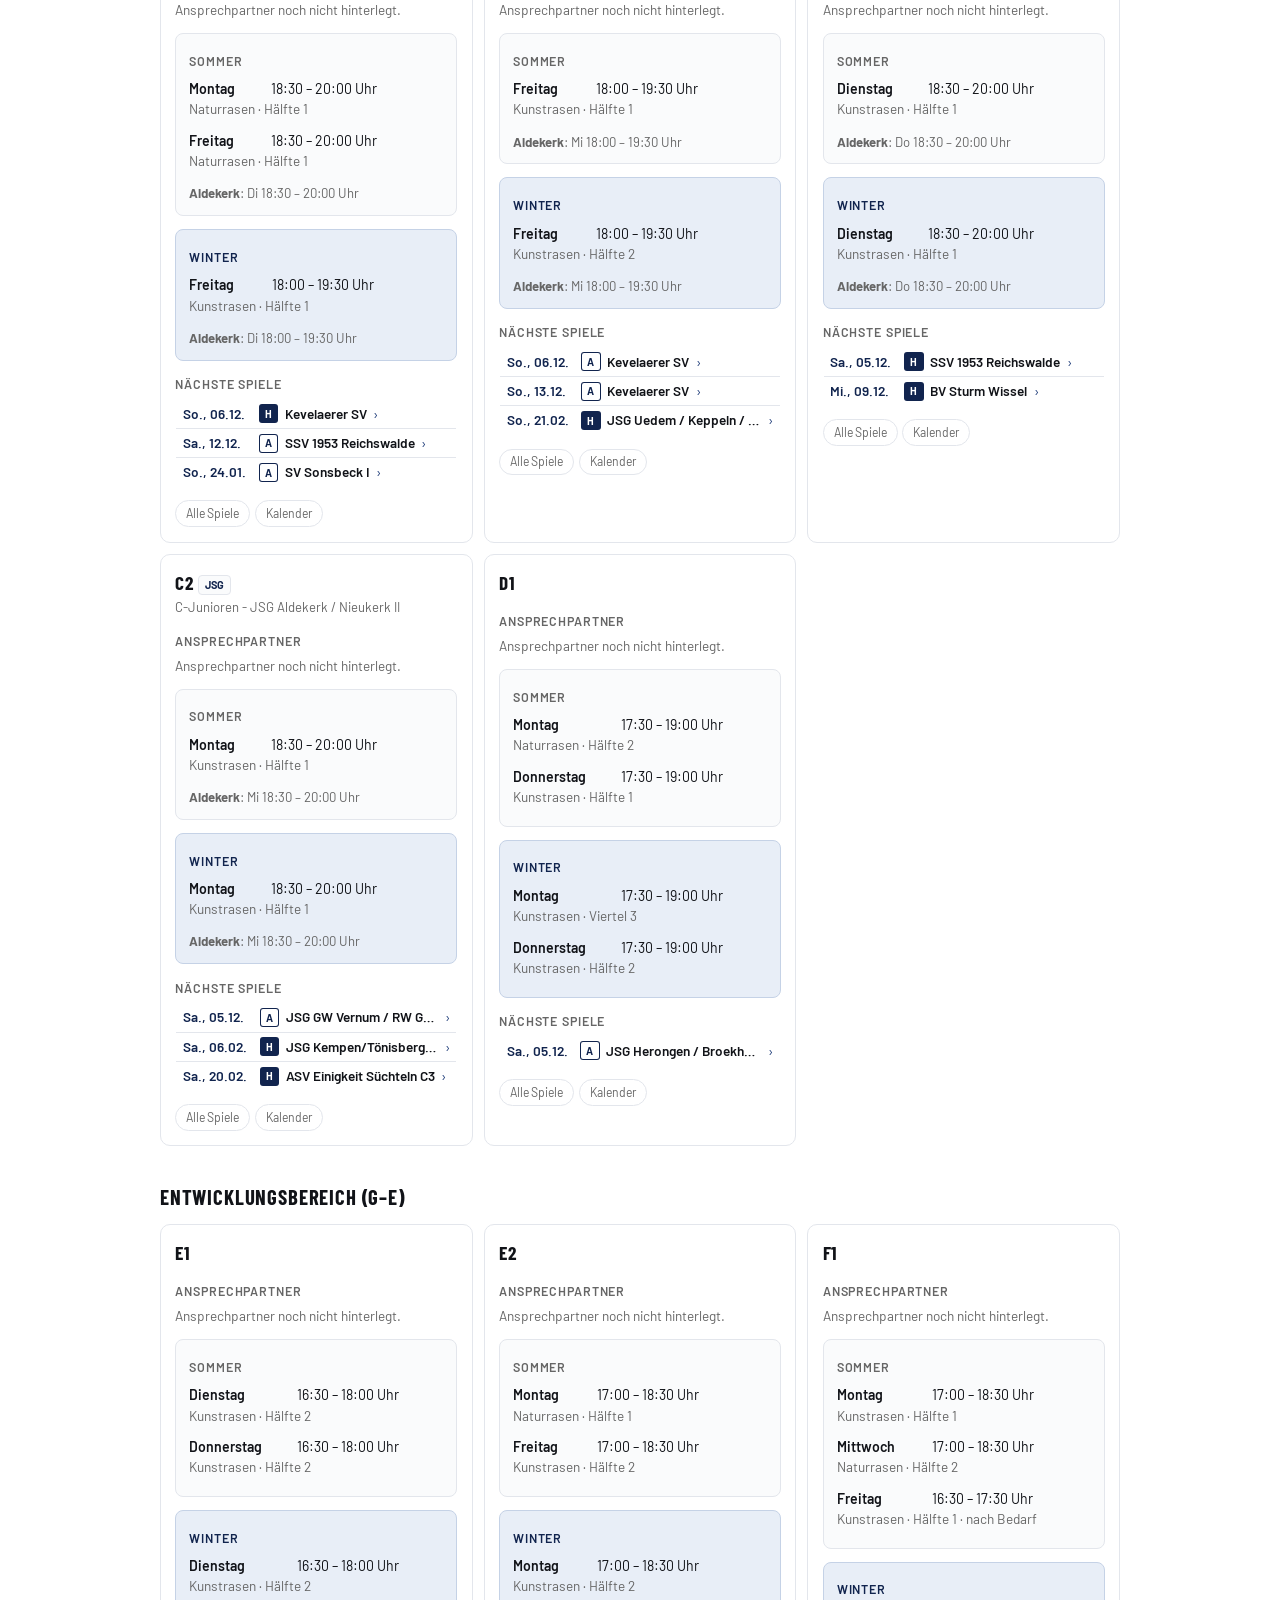
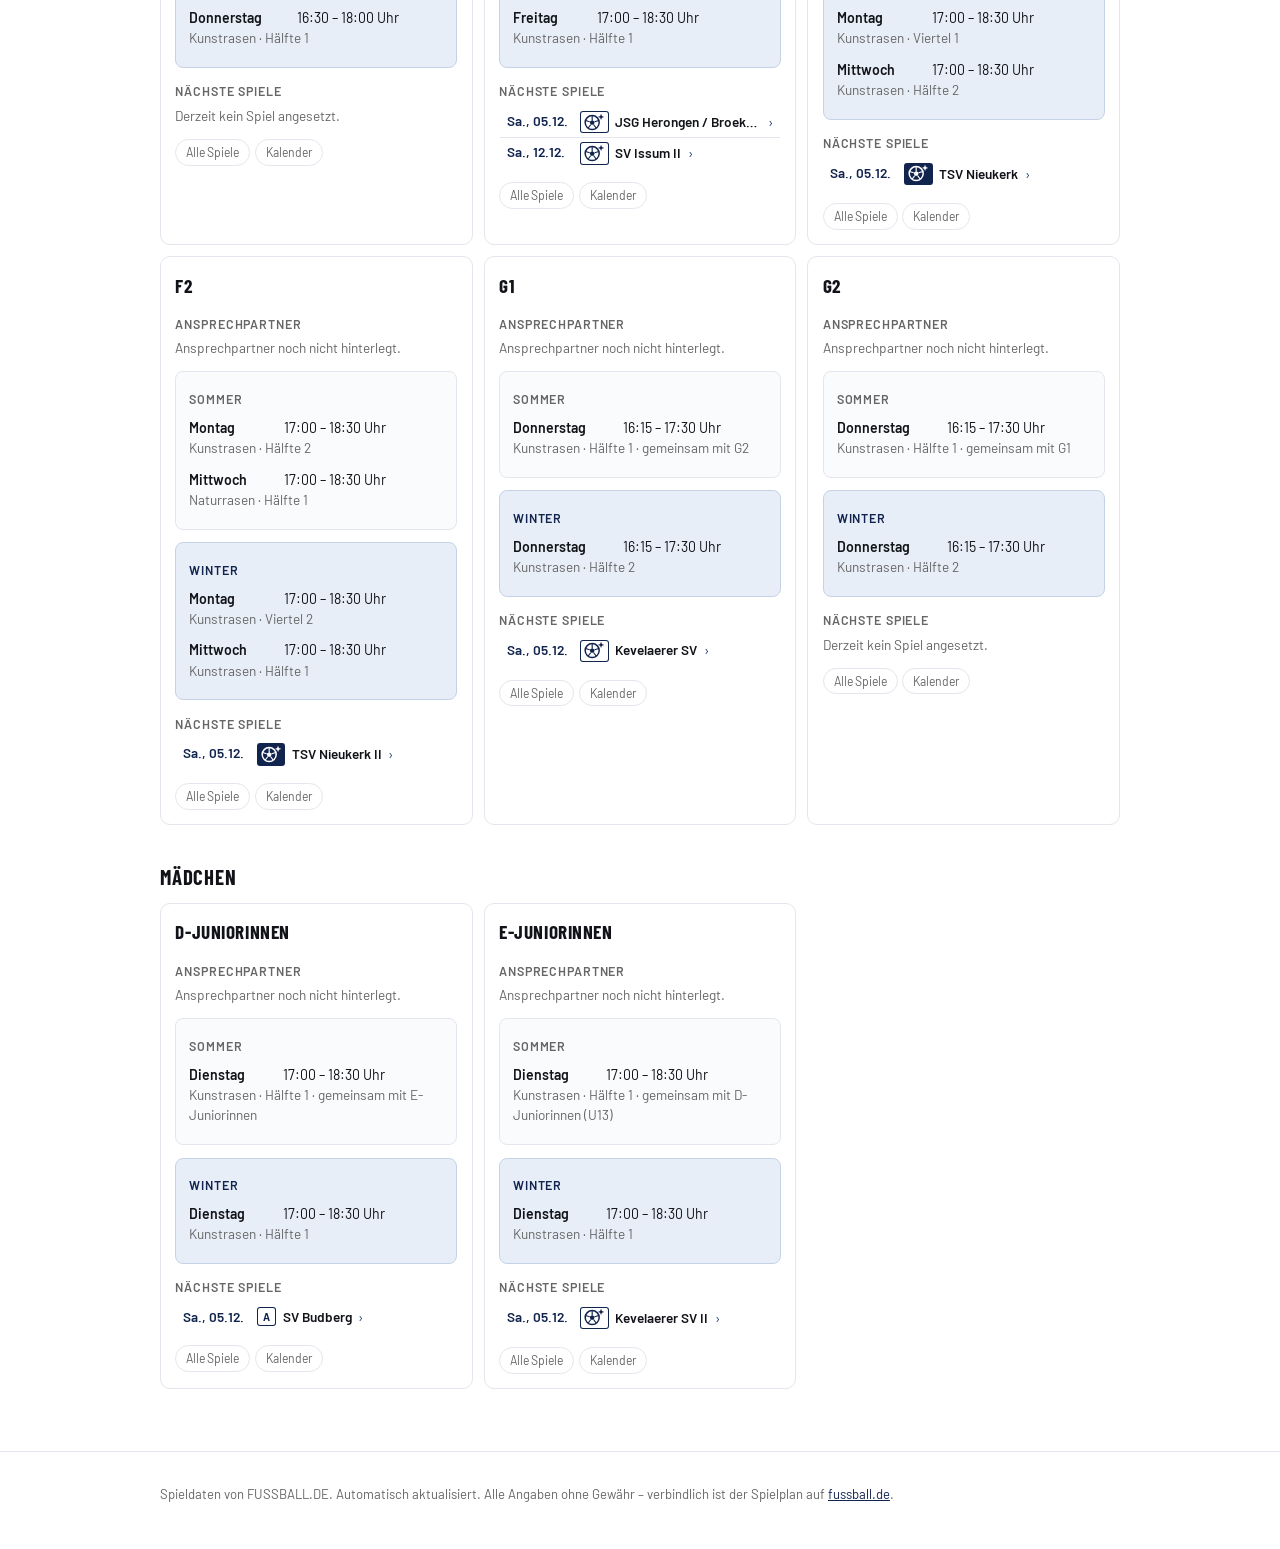
<file: training.html>
<!DOCTYPE html>
<html lang="de">
<head>
<meta charset="utf-8">
<meta name="viewport" content="width=device-width, initial-scale=1">
<title>TSV 95/10 Nieukerk e.V. – Trainingszeiten</title>
<meta name="description" content="Trainingszeiten Sommer und Winter, nächste Spiele und Ansprechpartner der Fußballmannschaften des TSV 95/10 Nieukerk e.V..">
<meta name="theme-color" content="#11244e">
<link rel="icon" href="assets/img/favicon.svg" type="image/svg+xml">
<link rel="stylesheet" href="assets/css/fonts.css">
<link rel="stylesheet" href="assets/css/style.css">
</head>
<body>

<header class="kopf" id="kopf"></header>
<nav class="hauptnav" id="hauptnav" aria-label="Bereiche"></nav>

<main class="inhalt">
  <div id="trainingbereich">
    <p class="hinweis">Einen Moment …</p>
  </div>
</main>

<footer class="fuss" id="fuss"></footer>

<script src="assets/js/seite.js"></script>
<script src="assets/js/spielzeile.js"></script>
<script src="assets/js/mannschaftskarte.js"></script>
<script src="assets/js/training.js"></script>
</body>
</html>
</file>
<file: assets/css/fonts.css>
/* Automatisch erzeugt von scripts/fetch_fonts.py.
 * Nicht von Hand aendern - stattdessen die Liste SCHRIFTEN
 * im Skript anpassen und es erneut ausfuehren.
 */

@font-face {
  font-family: 'Barlow';
  font-style: normal;
  font-weight: 400;
  font-display: swap;
  src: url('../fonts/barlow-400-normal-latin-ext.woff2') format('woff2');
  unicode-range: U+0100-02BA, U+02BD-02C5, U+02C7-02CC, U+02CE-02D7, U+02DD-02FF, U+0304, U+0308, U+0329, U+1D00-1DBF, U+1E00-1E9F, U+1EF2-1EFF, U+2020, U+20A0-20AB, U+20AD-20C4, U+2113, U+2C60-2C7F, U+A720-A7FF;
}

@font-face {
  font-family: 'Barlow';
  font-style: normal;
  font-weight: 400;
  font-display: swap;
  src: url('../fonts/barlow-400-normal-latin.woff2') format('woff2');
  unicode-range: U+0000-00FF, U+0131, U+0152-0153, U+02BB-02BC, U+02C6, U+02DA, U+02DC, U+0304, U+0308, U+0329, U+2000-206F, U+20AC, U+2122, U+2191, U+2193, U+2212, U+2215, U+FEFF, U+FFFD;
}

@font-face {
  font-family: 'Barlow';
  font-style: normal;
  font-weight: 600;
  font-display: swap;
  src: url('../fonts/barlow-600-normal-latin-ext.woff2') format('woff2');
  unicode-range: U+0100-02BA, U+02BD-02C5, U+02C7-02CC, U+02CE-02D7, U+02DD-02FF, U+0304, U+0308, U+0329, U+1D00-1DBF, U+1E00-1E9F, U+1EF2-1EFF, U+2020, U+20A0-20AB, U+20AD-20C4, U+2113, U+2C60-2C7F, U+A720-A7FF;
}

@font-face {
  font-family: 'Barlow';
  font-style: normal;
  font-weight: 600;
  font-display: swap;
  src: url('../fonts/barlow-600-normal-latin.woff2') format('woff2');
  unicode-range: U+0000-00FF, U+0131, U+0152-0153, U+02BB-02BC, U+02C6, U+02DA, U+02DC, U+0304, U+0308, U+0329, U+2000-206F, U+20AC, U+2122, U+2191, U+2193, U+2212, U+2215, U+FEFF, U+FFFD;
}

@font-face {
  font-family: 'Barlow';
  font-style: normal;
  font-weight: 700;
  font-display: swap;
  src: url('../fonts/barlow-700-normal-latin-ext.woff2') format('woff2');
  unicode-range: U+0100-02BA, U+02BD-02C5, U+02C7-02CC, U+02CE-02D7, U+02DD-02FF, U+0304, U+0308, U+0329, U+1D00-1DBF, U+1E00-1E9F, U+1EF2-1EFF, U+2020, U+20A0-20AB, U+20AD-20C4, U+2113, U+2C60-2C7F, U+A720-A7FF;
}

@font-face {
  font-family: 'Barlow';
  font-style: normal;
  font-weight: 700;
  font-display: swap;
  src: url('../fonts/barlow-700-normal-latin.woff2') format('woff2');
  unicode-range: U+0000-00FF, U+0131, U+0152-0153, U+02BB-02BC, U+02C6, U+02DA, U+02DC, U+0304, U+0308, U+0329, U+2000-206F, U+20AC, U+2122, U+2191, U+2193, U+2212, U+2215, U+FEFF, U+FFFD;
}

@font-face {
  font-family: 'Barlow Condensed';
  font-style: normal;
  font-weight: 600;
  font-display: swap;
  src: url('../fonts/barlow-condensed-600-normal-latin-ext.woff2') format('woff2');
  unicode-range: U+0100-02BA, U+02BD-02C5, U+02C7-02CC, U+02CE-02D7, U+02DD-02FF, U+0304, U+0308, U+0329, U+1D00-1DBF, U+1E00-1E9F, U+1EF2-1EFF, U+2020, U+20A0-20AB, U+20AD-20C4, U+2113, U+2C60-2C7F, U+A720-A7FF;
}

@font-face {
  font-family: 'Barlow Condensed';
  font-style: normal;
  font-weight: 600;
  font-display: swap;
  src: url('../fonts/barlow-condensed-600-normal-latin.woff2') format('woff2');
  unicode-range: U+0000-00FF, U+0131, U+0152-0153, U+02BB-02BC, U+02C6, U+02DA, U+02DC, U+0304, U+0308, U+0329, U+2000-206F, U+20AC, U+2122, U+2191, U+2193, U+2212, U+2215, U+FEFF, U+FFFD;
}

@font-face {
  font-family: 'Barlow Condensed';
  font-style: normal;
  font-weight: 700;
  font-display: swap;
  src: url('../fonts/barlow-condensed-700-normal-latin-ext.woff2') format('woff2');
  unicode-range: U+0100-02BA, U+02BD-02C5, U+02C7-02CC, U+02CE-02D7, U+02DD-02FF, U+0304, U+0308, U+0329, U+1D00-1DBF, U+1E00-1E9F, U+1EF2-1EFF, U+2020, U+20A0-20AB, U+20AD-20C4, U+2113, U+2C60-2C7F, U+A720-A7FF;
}

@font-face {
  font-family: 'Barlow Condensed';
  font-style: normal;
  font-weight: 700;
  font-display: swap;
  src: url('../fonts/barlow-condensed-700-normal-latin.woff2') format('woff2');
  unicode-range: U+0000-00FF, U+0131, U+0152-0153, U+02BB-02BC, U+02C6, U+02DA, U+02DC, U+0304, U+0308, U+0329, U+2000-206F, U+20AC, U+2122, U+2191, U+2193, U+2212, U+2215, U+FEFF, U+FFFD;
}
</file>
<file: assets/css/style.css>
/* TSV Nieukerk 95/10 - Spieluebersicht
 *
 * Farben und Schriften sind an future.tsv-nieukerk.de angelehnt, damit
 * die Seite auch per iframe auf den Mannschaftsseiten nicht auffaellt.
 * Alle Werte stehen hier oben an einer Stelle.
 */

:root {
  --navy:        #11244e;   /* Hauptfarbe, Links und Flaechen         */
  --navy-hell:   #1c3a78;   /* Symbole, zweite Ebene                  */
  --navy-dunkel: #0b1836;   /* Fusszeile der Vereinsseite             */
  --gold:        #f4bb00;   /* Vereinswappen, sparsam einsetzen       */

  --tinte:     #111318;     /* Fliesstext und gefuellte Knoepfe       */
  --leise:     #666666;
  --flaeche:   #ffffff;
  --grund:     #f4f5f7;
  --linie:     #e3e6ec;
  --zeile:     #fafbfc;

  --radius:  10px;
  --pille:   999px;
  --breite:  62rem;

  --schrift: Barlow, system-ui, -apple-system, "Segoe UI", sans-serif;
  --schrift-eng: "Barlow Condensed", Barlow, system-ui, sans-serif;
}

* { box-sizing: border-box; }

html { -webkit-text-size-adjust: 100%; }

body {
  margin: 0;
  background: var(--flaeche);
  color: var(--tinte);
  font: 16px/1.5 var(--schrift);
}

.inhalt {
  width: 100%;
  max-width: var(--breite);
  margin-inline: auto;
  padding-inline: 1rem;
}

.sr-only {
  position: absolute;
  width: 1px; height: 1px;
  padding: 0; margin: -1px;
  overflow: hidden; clip: rect(0 0 0 0);
  white-space: nowrap; border: 0;
}

/* Kopf */

.kopf {
  background: var(--navy);
  color: #fff;
  padding-block: 1.5rem 1.3rem;
}

.kopf .verein {
  margin: 0;
  font-size: .78rem;
  letter-spacing: .16em;
  text-transform: uppercase;
  color: rgba(255, 255, 255, .72);
}

.kopf h1 {
  margin: .1rem 0 .35rem;
  font-family: var(--schrift-eng);
  font-weight: 700;
  font-size: clamp(2rem, 7vw, 2.9rem);
  line-height: 1;
  letter-spacing: .01em;
  text-transform: uppercase;
}

.kopf .stand {
  margin: 0;
  font-size: .85rem;
  color: rgba(255, 255, 255, .78);
}

/* Filterleiste: vier gestaffelte Zeilen */

.filter {
  position: sticky;
  top: 0;
  z-index: 5;
  background: var(--flaeche);
  border-bottom: 1px solid var(--linie);
  box-shadow: 0 1px 0 rgba(17, 36, 78, .04);
}

.filter-zeile {
  display: flex;
  align-items: center;
  gap: .35rem;
  padding-block: .3rem;
  overflow-x: auto;
  scrollbar-width: thin;
}

.filter-zeile:first-child { padding-top: .6rem; }
.filter-zeile:last-child { padding-bottom: .6rem; }

.filter-zeile + .filter-zeile { border-top: 1px solid var(--zeile); }

.zeilen-titel {
  flex: 0 0 auto;
  width: 7.2rem;
  padding-right: .4rem;
  font-family: var(--schrift-eng);
  font-size: .82rem;
  font-weight: 600;
  letter-spacing: .07em;
  text-transform: uppercase;
  color: var(--leise);
}

.chip {
  flex: 0 0 auto;
  border: 1px solid var(--linie);
  background: var(--flaeche);
  color: var(--tinte);
  border-radius: var(--pille);
  padding: .34rem .8rem;
  font: inherit;
  font-size: .86rem;
  cursor: pointer;
  white-space: nowrap;
  transition: border-color .12s, background .12s, color .12s;
}

.chip:hover { border-color: var(--navy-hell); }

.chip[aria-pressed="true"] {
  background: var(--tinte);
  border-color: var(--tinte);
  color: #fff;
}

.chip.gruppe[aria-pressed="true"] {
  background: var(--navy);
  border-color: var(--navy);
}

/* Sprungmarken */

.sprungleiste {
  display: flex;
  gap: 1.1rem;
  padding-block: .35rem .5rem;
  border-top: 1px solid var(--linie);
  overflow-x: auto;
  scrollbar-width: none;
}

.sprungleiste a {
  flex: 0 0 auto;
  font-family: var(--schrift-eng);
  font-size: .82rem;
  font-weight: 600;
  letter-spacing: .06em;
  text-transform: uppercase;
  color: var(--navy-hell);
  text-decoration: none;
  white-space: nowrap;
}

.sprungleiste a:hover {
  color: var(--navy);
  text-decoration: underline;
}

/* Heim/Auswaerts rechtsbuendig in der ersten Zeile */

.seite {
  margin-left: auto;
  display: flex;
  gap: .25rem;
  padding-left: .8rem;
  flex: 0 0 auto;
}

.seite .chip {
  min-width: 2.6rem;
  text-align: center;
  padding-inline: .6rem;
}

/* Spieltags-Tabelle */

main { padding-block: 1.3rem 2.5rem; }

main h2 {
  font-family: var(--schrift-eng);
  font-size: 1.3rem;
  font-weight: 700;
  letter-spacing: .04em;
  text-transform: uppercase;
  margin: 2.2rem 0 .7rem;
}

.erklaerung,
.hinweis {
  color: var(--leise);
  font-size: .92rem;
  margin-top: 0;
}

.spieltage {
  width: 100%;
  border-collapse: collapse;
  border: 1px solid var(--linie);
  border-radius: var(--radius);
  overflow: hidden;
}

.spieltage th,
.spieltage td {
  text-align: left;
  vertical-align: top;
  padding: .55rem .7rem;
}

.spieltage .tag th {
  background: var(--navy);
  color: #fff;
  font-family: var(--schrift-eng);
  font-size: .9rem;
  font-weight: 600;
  letter-spacing: .07em;
  text-transform: uppercase;
}

.spieltage .tag .anzahl {
  float: right;
  font-weight: 400;
  letter-spacing: .02em;
  color: rgba(255, 255, 255, .75);
}

.spieltage .spiel td { border-top: 1px solid var(--linie); }
.spieltage tbody .tag + .spiel td { border-top: 0; }
.spieltage .spiel:hover td { background: var(--zeile); }

.sp-zeit {
  width: 4.6rem;
  font-variant-numeric: tabular-nums;
  font-weight: 600;
  white-space: nowrap;
}

.sp-zeit.offen {
  font-weight: 400;
  font-size: .8rem;
  color: var(--leise);
}

/* Die Spalte haengt sich an die laengste Bezeichnung. Auf schmalen
   Geraeten wird stattdessen gekuerzt, damit die Paarung Platz behaelt;
   der vollstaendige Name steht im title-Attribut. */
.sp-team {
  width: 1%;
  max-width: 9rem;
  font-family: var(--schrift-eng);
  font-size: .95rem;
  font-weight: 600;
  letter-spacing: .03em;
  text-transform: uppercase;
  color: var(--navy);
  white-space: nowrap;
  overflow: hidden;
  text-overflow: ellipsis;
}

/* Die Paarung ist ein Knopf: ein Klick klappt alle Angaben auf. */

.sp-paarung .partie {
  display: block;
  width: 100%;
  text-align: left;
  border: 0;
  background: none;
  padding: 0;
  font: inherit;
  font-weight: 600;
  color: inherit;
  cursor: pointer;
  overflow-wrap: anywhere;
}

.sp-paarung .partie:hover { color: var(--navy); }

.pfeil-auf {
  display: inline-block;
  margin-left: .4rem;
  color: var(--navy-hell);
  transition: transform .15s;
  font-weight: 400;
}

.spiel.auf .pfeil-auf { transform: rotate(90deg); }
.spiel.auf td { background: var(--zeile); }

/* Aufgeklappte Beschreibung */

.sp-details td {
  background: var(--zeile);
  border-top: 0 !important;
  padding: .2rem .7rem .9rem 5.3rem;
}

.sp-details dl {
  display: grid;
  grid-template-columns: 9.5rem 1fr;
  gap: .15rem .8rem;
  margin: 0 0 .7rem;
  font-size: .86rem;
}

.sp-details dt {
  color: var(--leise);
  font-weight: 600;
}

.sp-details dd {
  margin: 0;
  overflow-wrap: anywhere;
}

.sp-details .leise { color: var(--leise); }

.detail-links {
  margin: 0;
  display: flex;
  flex-wrap: wrap;
  gap: .3rem;
}

.detail-links .zeilen-knopf { margin-left: 0; }

@media (max-width: 34rem) {
  .hauptnav .unternav a { padding: .5rem .5rem; font-size: .72rem; letter-spacing: .03em; }

  .sp-details td { padding-left: .7rem; }
  .sp-details dl { grid-template-columns: 1fr; gap: 0; }
  .sp-details dt { margin-top: .4rem; }
}

/* Knopf fuer vergangene Spieltage */

.frueher { margin: 0 0 .7rem; text-align: center; }

.frueher button {
  border: 1px solid var(--linie);
  background: var(--flaeche);
  color: var(--leise);
  border-radius: var(--pille);
  padding: .4rem 1.1rem;
  font: inherit;
  font-size: .84rem;
  cursor: pointer;
}

.frueher button:hover {
  border-color: var(--navy-hell);
  color: var(--navy);
}

.sp-paarung .ort {
  display: block;
  font-weight: 400;
  font-size: .82rem;
  color: var(--leise);
  overflow-wrap: anywhere;
}

.sp-paarung .ort .stern {
  color: var(--navy-hell);
  font-weight: 700;
  cursor: help;
}

.marke {
  display: inline-block;
  font-size: .66rem;
  font-weight: 700;
  letter-spacing: .06em;
  padding: .1rem .38rem;
  border-radius: 3px;
  vertical-align: .12em;
  margin-right: .4rem;
}

.marke.h { background: var(--navy); color: #fff; }

.marke.a {
  background: transparent;
  color: var(--navy);
  box-shadow: inset 0 0 0 1px var(--navy);
}

/* Knoepfe in den aufgeklappten Details */

.zeilen-knopf {
  display: inline-flex;
  align-items: center;
  justify-content: center;
  border: 1px solid var(--linie);
  background: var(--flaeche);
  color: var(--leise);
  border-radius: var(--pille);
  padding: .24rem .62rem;
  font: inherit;
  font-size: .76rem;
  line-height: 1.4;
  text-decoration: none;
  cursor: pointer;
  margin-left: .25rem;
}

.zeilen-knopf:hover {
  border-color: var(--navy-hell);
  color: var(--navy);
}

.legende {
  margin: .7rem 0 0;
  font-size: .8rem;
  color: var(--leise);
}

.legende b { color: var(--navy-hell); }

/* Hauptnavigation zwischen den Unterseiten */

.hauptnav {
  background: var(--navy-dunkel);
  border-bottom: 1px solid var(--navy-dunkel);
}

.hauptnav-leiste {
  display: flex;
  gap: .3rem;
  overflow-x: auto;
  scrollbar-width: none;
}

.hauptnav a {
  flex: 0 0 auto;
  display: block;
  padding: .7rem .95rem;
  font-family: var(--schrift-eng);
  font-size: .95rem;
  font-weight: 600;
  letter-spacing: .07em;
  text-transform: uppercase;
  color: rgba(255, 255, 255, .72);
  text-decoration: none;
  border-bottom: 3px solid transparent;
  white-space: nowrap;
}

.hauptnav a:hover { color: #fff; }

/* Zweite Zeile: die Seiten des geoeffneten Bereichs */

.unternav {
  background: var(--navy);
  border-top: 1px solid rgba(255, 255, 255, .1);
}

.unternav-leiste {
  display: flex;
  gap: .3rem;
  overflow-x: auto;
  scrollbar-width: none;
}

.hauptnav .unternav a {
  padding: .5rem .8rem;
  font-size: .82rem;
  letter-spacing: .06em;
  border-bottom-width: 2px;
}

.hauptnav a.hier {
  color: #fff;
  border-bottom-color: var(--gold);
}

/* Kalenderseite */

/* Aufklappbare Eintraege (Kalender, Hinweise) - Optik wie eine Spielzeile */

.kal-zeilen {
  border: 1px solid var(--linie);
  border-radius: var(--radius);
  background: var(--flaeche);
  margin-bottom: 1.4rem;
  overflow: hidden;
}

.klapper + .klapper { border-top: 1px solid var(--linie); }

.klapper.auf { background: var(--zeile); }

.klapp-kopf {
  display: flex;
  align-items: center;
  justify-content: space-between;
  gap: .6rem;
  width: 100%;
  text-align: left;
  border: 0;
  background: none;
  font: inherit;
  color: inherit;
  padding: .7rem .9rem;
  cursor: pointer;
}

.klapp-kopf:hover { background: var(--zeile); }

.klapp-kopf b {
  display: block;
  font-family: var(--schrift-eng);
  font-size: 1.15rem;
  letter-spacing: .03em;
  text-transform: uppercase;
}

.klapp-unten {
  display: block;
  font-size: .82rem;
  color: var(--leise);
}

.klapper.auf > .klapp-kopf .pfeil-auf { transform: rotate(90deg); }

.klapp-inhalt { padding: .2rem .9rem .9rem; }

/* Hinweistexte: eigener Rahmen, standardmaessig zu */
.klapp-hinweise {
  border: 1px solid var(--linie);
  border-radius: var(--radius);
  margin-bottom: 1rem;
  overflow: hidden;
}

.hinweis-klapper .klapp-kopf { padding: .55rem .9rem; }
.hinweis-klapper .klapp-kopf b {
  font-family: var(--schrift);
  font-size: .95rem;
  text-transform: none;
  letter-spacing: 0;
}
.hinweis-klapper .klapp-inhalt { color: var(--leise); font-size: .92rem; }
.hinweis-klapper .klapp-inhalt p { margin: .3rem 0; }

.kal-details {
  display: flex;
  flex-wrap: wrap;
  gap: 1rem 1.5rem;
  align-items: flex-start;
}

.kal-text { flex: 1 1 16rem; min-width: 0; }

.kal-feld { display: block; font-size: .82rem; color: var(--leise); }

.kal-qr { margin: 0; text-align: center; font-size: .8rem; color: var(--leise); }

.kal-qr img {
  display: block;
  width: 150px;
  height: 150px;
  border: 1px solid var(--linie);
  border-radius: 6px;
  background: #fff;
}

.kal-knoepfe {
  margin: .6rem 0 0;
  display: flex;
  flex-wrap: wrap;
  gap: .3rem;
}

.kal-knoepfe .zeilen-knopf { margin-left: 0; }

.kal-adresse {
  width: 100%;
  margin-top: .25rem;
  font: inherit;
  font-size: .82rem;
  border: 1px solid var(--linie);
  border-radius: 6px;
  padding: .4rem .5rem;
  color: var(--tinte);
  background: var(--grund);
}

.hinweisliste {
  margin: 0;
  padding-left: 1.1rem;
  color: var(--leise);
  font-size: .9rem;
}

.hinweisliste li { margin-bottom: .3rem; }

/* Textbaustein-Seite */

.auswahlblock {
  display: grid;
  gap: 0 .8rem;
  grid-template-columns: repeat(auto-fit, minmax(16rem, 1fr));
  margin-bottom: .8rem;
}

.spielvorschau dl {
  display: grid;
  grid-template-columns: 9.5rem 1fr;
  gap: .15rem .8rem;
  margin: 0 0 1rem;
  font-size: .88rem;
  background: var(--zeile);
  border: 1px solid var(--linie);
  border-radius: var(--radius);
  padding: .8rem .9rem;
}

.spielvorschau dt { color: var(--leise); font-weight: 600; }
.spielvorschau dd { margin: 0; overflow-wrap: anywhere; }

/* Platzbelegung */

.segment { display: flex; gap: .4rem; flex-wrap: wrap; margin-top: .5rem; }

.chip[data-leer="1"] { color: var(--leise); border-style: dashed; }
.chip[data-leer="1"][aria-pressed="true"] { color: #fff; }

.platz-hinweis { margin: .8rem 0 0; font-size: .85rem; }

.platz-raster {
  display: grid;
  gap: .8rem;
  grid-template-columns: repeat(auto-fill, minmax(19rem, 1fr));
}

.platz-karte {
  background: var(--flaeche);
  border: 1px solid var(--linie);
  border-radius: var(--radius);
  padding: .7rem .8rem .8rem;
}

.platz-karte h3 {
  margin: 0 0 .5rem;
  font-family: var(--schrift-eng);
  font-size: 1.15rem;
  letter-spacing: .03em;
}

.platz-bild { display: block; width: 100%; max-width: 11rem; height: auto; margin-inline: auto; }

.platz-liste {
  list-style: none;
  margin: .6rem 0 0;
  padding: 0;
  font-size: .88rem;
  columns: 2;
  column-gap: 1rem;
}

.platz-liste li { break-inside: avoid; margin-bottom: .2rem; }

.punkt {
  display: inline-block;
  width: .7rem;
  height: .7rem;
  border-radius: 50%;
  margin-right: .35rem;
}

.platz-konflikt {
  margin: .6rem 0 0;
  padding: .35rem .5rem;
  border-radius: 6px;
  background: #fde8e6;
  color: #9b1c12;
  font-size: .84rem;
}

table.platz-spiele td.leise { overflow-wrap: anywhere; }
table.platz-spiele th,
table.platz-spiele td:nth-child(2),
table.platz-spiele td:nth-child(3) { white-space: nowrap; }

/* Trainingsseite */

.mannschaft-raster {
  display: grid;
  gap: .7rem;
  grid-template-columns: repeat(auto-fill, minmax(17rem, 1fr));
  margin-bottom: 1.4rem;
}

.mannschaft {
  background: var(--flaeche);
  border: 1px solid var(--linie);
  border-radius: var(--radius);
  padding: .9rem;
}

.mannschaft h3 {
  margin: 0;
  font-family: var(--schrift-eng);
  font-size: 1.2rem;
  letter-spacing: .03em;
  text-transform: uppercase;
}

.mannschaft h4 {
  margin: .9rem 0 .3rem;
  font-size: .78rem;
  font-weight: 600;
  letter-spacing: .07em;
  text-transform: uppercase;
  color: var(--leise);
}

.voller-name { margin: 0 0 .6rem; font-size: .82rem; }

table.training {
  width: 100%;
  border-collapse: collapse;
  font-size: .88rem;
}

table.training th {
  text-align: left;
  font-weight: 600;
  padding: .2rem .5rem .2rem 0;
  white-space: nowrap;
}

table.training td { padding: .2rem .5rem .2rem 0; }
table.training:not(.platz-spiele) td:nth-child(2) { white-space: nowrap; }

.trainingshinweis {
  margin: .5rem 0 0;
  font-size: .82rem;
  color: var(--leise);
}

.kontakte {
  list-style: none;
  margin: 0;
  padding: 0;
  font-size: .88rem;
}

.kontakte li { margin-bottom: .35rem; }

.kontaktweg {
  display: block;
  font-size: .82rem;
  color: var(--leise);
  overflow-wrap: anywhere;
}

.kontakte a { color: var(--navy); }

.kontakte.orte li { margin-bottom: .45rem; }

.mannschaft-links {
  margin: .8rem 0 0;
  display: flex;
  gap: .3rem;
  flex-wrap: wrap;
}

.mannschaft-links .zeilen-knopf { margin-left: 0; }

.leise { color: var(--leise); }

code {
  font-family: ui-monospace, "Cascadia Mono", Menlo, Consolas, monospace;
  font-size: .9em;
  background: var(--grund);
  padding: .05rem .25rem;
  border-radius: 4px;
}

/* Fuss und Hinweise */

.fuss {
  border-top: 1px solid var(--linie);
  padding-block: 1.2rem 2rem;
  font-size: .82rem;
  color: var(--leise);
}

.fuss a { color: var(--navy); }

.warnung {
  background: #fff8e2;
  border: 1px solid #e8d08a;
  color: #5b4406;
  border-radius: var(--radius);
  padding: .7rem .9rem;
  font-size: .88rem;
  margin-bottom: 1rem;
}

/* Eingebettet per iframe: Kopf und Fuss der Vereinsseite ueberlassen */

body.eingebettet .kopf,
body.eingebettet .hauptnav,
body.eingebettet .fuss { display: none; }

body.eingebettet main { padding-top: .9rem; }

/* Schmale Geraete */

@media (max-width: 34rem) {
  .spieltage th,
  .spieltage td { padding: .5rem .4rem; }

  .sp-zeit { width: 3.5rem; font-size: .95rem; }
  .sp-team { max-width: 4.4rem; font-size: .82rem; }
  .zeilen-knopf { padding: .22rem .45rem; font-size: .72rem; }
  .zeilen-titel { width: 5.1rem; font-size: .72rem; letter-spacing: .04em; }
  .filter-zeile { gap: .28rem; }

  /* Spielort nur angedeutet; vollstaendig steht er beim Aufklappen. */
  .sp-paarung .ort {
    display: -webkit-box;
    -webkit-line-clamp: 2;
    -webkit-box-orient: vertical;
    overflow: hidden;
  }
}

/* Textgenerator */

.tg-huelle {
  position: fixed;
  inset: 0;
  z-index: 50;
  background: rgba(11, 24, 54, .5);
  display: flex;
  align-items: flex-end;
  justify-content: center;
  padding: 1rem;
}

.tg-huelle[hidden] { display: none; }

@media (min-width: 40rem) {
  .tg-huelle { align-items: center; }
}

.tg-fenster {
  background: var(--flaeche);
  border-radius: var(--radius);
  width: 100%;
  max-width: 40rem;
  max-height: 92vh;
  overflow-y: auto;
  padding: 1rem 1.1rem 1.1rem;
  box-shadow: 0 18px 50px rgba(11, 24, 54, .3);
}

.tg-kopf {
  display: flex;
  align-items: center;
  justify-content: space-between;
  gap: 1rem;
}

.tg-kopf h3 {
  margin: 0;
  font-family: var(--schrift-eng);
  font-size: 1.25rem;
  font-weight: 700;
  letter-spacing: .04em;
  text-transform: uppercase;
}

.tg-schliessen {
  border: 0;
  background: none;
  color: var(--leise);
  font-size: 1.6rem;
  line-height: 1;
  cursor: pointer;
  padding: 0 .2rem;
}

.tg-spiel {
  margin: .2rem 0 .9rem;
  font-size: .88rem;
  color: var(--leise);
}

.tg-feld { display: block; margin-bottom: .6rem; }

.tg-feld > span {
  display: block;
  font-size: .78rem;
  font-weight: 600;
  letter-spacing: .03em;
  color: var(--leise);
  margin-bottom: .2rem;
}

.tg-feld input,
.tg-feld select,
.tg-feld textarea {
  width: 100%;
  font: inherit;
  color: var(--tinte);
  background: var(--grund);
  border: 1px solid var(--linie);
  border-radius: 8px;
  padding: .45rem .6rem;
}

.tg-feld textarea {
  font-family: ui-monospace, "Cascadia Mono", Menlo, Consolas, monospace;
  font-size: .85rem;
  line-height: 1.45;
  resize: vertical;
}

.tg-felder {
  display: grid;
  gap: 0 .6rem;
  grid-template-columns: repeat(auto-fit, minmax(13rem, 1fr));
}

.tg-steuerung {
  border-bottom: 1px solid var(--linie);
  margin-bottom: .9rem;
}

.tg-fuss {
  display: flex;
  align-items: center;
  justify-content: flex-end;
  gap: .5rem;
  flex-wrap: wrap;
}

.tg-meldung {
  margin-right: auto;
  font-size: .82rem;
  color: var(--navy);
}

.tg-knopf {
  border: 1px solid var(--linie);
  background: var(--flaeche);
  color: var(--tinte);
  border-radius: var(--pille);
  padding: .5rem 1.1rem;
  font: inherit;
  font-size: .88rem;
  cursor: pointer;
}

.tg-knopf.tg-haupt {
  background: var(--tinte);
  border-color: var(--tinte);
  color: #fff;
}

.tg-knopf:hover { border-color: var(--navy-hell); }

/* Platzbelegung: zwei Plaetze, Wochenplan */

.schalter { display: flex; flex-wrap: wrap; gap: .4rem 1.4rem; }

.platz-paar { display: grid; gap: .6rem; }
.platz-paar-2 { grid-template-columns: 1fr 1fr; }
.platz-eins { margin: 0; }
.platz-eins figcaption {
  font-size: .8rem;
  font-weight: 600;
  color: var(--leise);
  margin-bottom: .2rem;
}
.platz-frei { margin: .1rem 0 0; font-size: .8rem; text-align: center; }

.platz-raster:has(.platz-paar-2) {
  grid-template-columns: repeat(auto-fill, minmax(26rem, 1fr));
}

.platz-wochenkarte {
  background: var(--flaeche);
  border: 1px solid var(--linie);
  border-radius: var(--radius);
  padding: .7rem .8rem .8rem;
  margin-bottom: .8rem;
}
.platz-wochenkarte h3 {
  margin: 0 0 .5rem;
  font-family: var(--schrift-eng);
  font-size: 1.15rem;
  letter-spacing: .03em;
}
.platz-scroll { overflow-x: auto; padding-bottom: .8rem; }
.platz-woche { display: flex; min-width: 34rem; }
.platz-achse { flex: 0 0 2.6rem; }
.platz-tag { flex: 1 1 0; min-width: 0; border-left: 1px solid var(--linie); }
.platz-tagkopf {
  text-align: center;
  font-weight: 700;
  font-size: .85rem;
  padding: .25rem 0;
  border-bottom: 1px solid var(--linie);
}
.platz-tagkopf.heute { color: var(--navy-hell); }
.platz-tagfeld {
  position: relative;
  background-image: repeating-linear-gradient(to bottom,
    transparent 0, transparent calc(63px - 1px), var(--linie) 63px);
}
.platz-achse .platz-tagfeld { background: none; }
.platz-achse span {
  position: absolute;
  right: .3rem;
  transform: translateY(-50%);
  font-size: .7rem;
  color: var(--leise);
}
.platz-block {
  position: absolute;
  box-sizing: border-box;
  color: #fff;
  border: 1px solid #fff;
  border-radius: 4px;
  padding: .1rem .25rem;
  overflow: hidden;
  font-size: .72rem;
  line-height: 1.15;
}
.platz-block b { display: block; }
.platz-block span { opacity: .85; }

@media (max-width: 34rem) {
  .platz-paar-2 { grid-template-columns: 1fr; }
}

/* FAQ */

.faq-suche { display: block; max-width: 26rem; margin-bottom: .6rem; }
.faq-suche input { width: 100%; box-sizing: border-box; }
.faq-sprung { margin-bottom: 1rem; }
.faq-sprung .chip { text-decoration: none; }
.faq-gruppe { margin-bottom: 1.2rem; scroll-margin-top: 1rem; }
.faq-zur-seite { margin: -.3rem 0 .5rem; font-size: .88rem; }
.faq-liste {
  border: 1px solid var(--linie);
  border-radius: var(--radius);
  background: var(--flaeche);
  overflow: hidden;
}
.faq-frage + .faq-frage { border-top: 1px solid var(--linie); }
.faq-frage summary {
  cursor: pointer;
  padding: .65rem .9rem;
  font-weight: 600;
}
.faq-frage summary:hover { background: var(--zeile); }
.faq-frage[open] { background: var(--zeile); }
.faq-antwort { padding: 0 .9rem .7rem; }
.faq-antwort p { margin: .3rem 0; }

/* Platzbelegung: Auswahl, andere Orte, ausgeblendete Eintraege */
.platz-liste li.fern { opacity: .55; }
.platz-block.fern { opacity: .5; }
.platz-extern { margin-top: 1rem; }
.platz-wochenkarte .platz-scroll + p, .platz-wochenkarte > p { margin: .2rem 0 0; }
.platz-ende { margin-top: .8rem; }
.platz-ende .platz-woche { min-width: 0; max-width: 18rem; }

/* Trainingszeiten: Bereiche, Jahreszeiten, naechste Spiele */
.bereich-hinweis { margin: -.4rem 0 .7rem; font-size: .88rem; }
.mannschaft h4.saison-kopf { margin-top: .9rem; }
.abk { font-weight: 400; color: var(--leise); font-size: .85em; }
.marke-aktuell,
.marke-beispiel,
.marke-jsg {
  display: inline-block;
  font-family: var(--schrift);
  font-size: .68rem;
  font-weight: 700;
  letter-spacing: .03em;
  text-transform: uppercase;
  border-radius: 4px;
  padding: .05rem .35rem;
  vertical-align: middle;
}
.marke-aktuell { background: var(--navy); color: #fff; }
.marke-beispiel { background: #fff3cd; color: #7a5b00; }
.marke-jsg { background: var(--zeile); color: var(--navy); border: 1px solid var(--linie); }
.spieltage.kompakt { font-size: .9rem; }
.spieltage.kompakt th,
.spieltage.kompakt td { padding: .4rem .5rem; }
.spieltage.kompakt .sp-team {
  width: 1%;
  font-family: var(--schrift);
  text-transform: none;
  letter-spacing: 0;
  font-size: .85rem;
}
.spieltage.kompakt .sp-paarung .ort { display: none; }
.spieltage.kompakt .sp-details td { padding-left: .5rem; }
.spieltage.kompakt .sp-details dl { grid-template-columns: 1fr; gap: 0; font-size: .85rem; }
.spieltage.kompakt .sp-details dt { margin-top: .35rem; }
.spieltage.kompakt .sp-team { max-width: none; overflow: visible; }
.anlage { margin: 0 0 .8rem; font-size: .85rem; }
.mannschaft h4.saison-kopf { color: var(--leise); }
.mannschaft h4.saison-kopf.aktuell { color: var(--navy); }

.neben-info { margin: .35rem 0 0; font-size: .82rem; }

.mannschaft h4 + p.leise { margin: .2rem 0 .6rem; font-size: .85rem; }

table.training tr.einheit th, table.training tr.einheit td { padding-bottom: 0; }
table.training tr.platzzeile td { padding: 0 0 .45rem; font-size: .85rem; white-space: normal !important; }
table.training tr.platzzeile td:first-child { padding-left: 0; }

.spieltage.kompakt th, .spieltage.kompakt td { padding: .25rem .4rem; }
.spieltage.kompakt { font-size: .85rem; }

/* Kinderfestival-Marke (Ball mit Funken) */
.marke.festival { padding: .1rem .25rem; line-height: 0; }
.marke.festival svg { width: 1.05rem; height: 1.05rem; vertical-align: middle; }

/* Kompakte Listen: Spielname nie umbrechen, sondern kuerzen */
.spieltage.kompakt .sp-paarung { max-width: 0; width: 100%; }
.spieltage.kompakt .sp-paarung .partie {
  display: flex; align-items: center; overflow: hidden; overflow-wrap: normal;
}
.spieltage.kompakt .sp-name {
  white-space: nowrap; overflow: hidden; text-overflow: ellipsis; min-width: 0;
}
.spieltage.kompakt .marke { flex: none; }
.spieltage.kompakt .pfeil-auf { flex: none; }

.marke.festival svg { width: 1.3rem; height: 1.2rem; }

/* Jahreszeiten als abgesetzte Boxen */
.saison-box {
  margin: .8rem 0 0;
  padding: .2rem .8rem .7rem;
  border: 1px solid var(--linie);
  border-radius: 8px;
  background: var(--zeile);
}
.saison-box.aktuell { background: #e8eef7; border-color: #c5d2e6; }
.saison-box .saison-kopf { margin-top: .6rem; }

/* Seite Sportanlage */
.anlage-foto { margin: 0 0 1rem; }
.anlage-foto img { display: block; width: 100%; height: auto; border-radius: 8px; border: 1px solid var(--linie); }
.anlage-foto figcaption { margin-top: .3rem; font-size: .78rem; color: var(--leise); }
.anlage-platzhalter {
  padding: 2.5rem 1rem; text-align: center; color: var(--leise);
  border: 2px dashed var(--linie); border-radius: 8px; background: var(--zeile);
}
.anlage-adresse .anschrift { line-height: 1.5; }
.anlage-liste { list-style: none; padding: 0; margin: 0 0 1rem; }
.anlage-liste li { padding: .5rem 0; border-top: 1px solid var(--linie); }
.anlage-liste li span { display: block; color: var(--leise); font-size: .9rem; }
.einleitung { font-size: 1.05rem; }
.anlage-foto img[hidden] { display: none; }
.anlage-foto.klein { margin: .3rem 0 .6rem; }
.anlage-foto.klein .anlage-platzhalter { padding: 1.6rem 1rem; font-size: .9rem; }

/* Wochenuebersicht der Platzbelegung */
.wt-saison h3 { margin: 1rem 0 .4rem; }
.wt-rahmen { overflow-x: auto; margin: 0 0 1rem; border: 1px solid var(--linie); border-radius: 8px; }
.wochentabelle { width: 100%; border-collapse: collapse; font-size: .85rem; min-width: 28rem; }
.wochentabelle th, .wochentabelle td { padding: .45rem .6rem; text-align: left; vertical-align: top; border-top: 1px solid var(--linie); }
.wochentabelle thead th { border-top: 0; background: var(--zeile); font-size: .75rem; letter-spacing: .04em; text-transform: uppercase; color: var(--leise); }
.wochentabelle tbody th { white-space: nowrap; font-weight: 600; background: var(--zeile); width: 1%; }
.wochentabelle td.leer { color: var(--linie); }
.wt-eintrag + .wt-eintrag { margin-top: .3rem; }
.wt-zeit { font-variant-numeric: tabular-nums; color: var(--navy); }
.wt-eintrag.streit { color: #b3261e; }

.wt-eintrag .wt-zeit { font-weight: 600; }
.wt-eintrag .wt-wer { margin-top: .05rem; }
.legende-reihe { display: flex; flex-wrap: wrap; gap: 1.5rem; margin: .5rem 0 1rem; }
.legende-teil { margin: 0; text-align: center; }
.legende-bild { width: 5.5rem; height: auto; display: block; margin: 0 auto .3rem; }
.legende-teil figcaption { font-size: .85rem; }
.wt-eintrag .wt-zeit { white-space: nowrap; }

/* Tagesplan: Zeitleiste */
.tg-wahl { margin: .3rem 0 .5rem; }
.tg-saison h3 { margin: 1rem 0 .4rem; }
.tg-rahmen { overflow-x: auto; border: 1px solid var(--linie); border-radius: 8px; margin-bottom: 1rem; }
.tg { font-size: .78rem; }
.tg-zeile { display: flex; border-top: 1px solid rgba(0,0,0,.15); }
.tg-label {
  position: sticky; left: 0; z-index: 3; flex: none; width: 96px;
  display: flex; flex-direction: column; justify-content: space-around;
  padding: 0 .5rem; font-weight: 600; box-sizing: border-box;
  border-right: 1px solid rgba(0,0,0,.2);
}
.tg-label span { display: flex; align-items: center; flex: 1; }
.tg-label span + span { border-top: 1px dashed rgba(0,0,0,.25); }
.tg-flaeche { position: relative; flex: none; }
.tg-achse { border-top: 0; height: 26px; background: var(--zeile); }
.tg-achse .tg-label { justify-content: center; background: var(--zeile); }
.tg-achse .tg-flaeche span { position: absolute; top: 5px; transform: translateX(-50%); color: var(--leise); font-variant-numeric: tabular-nums; }
.tg-achse .tg-flaeche span:first-child { transform: none; margin-left: 3px; }
.tg-kopf { padding: .2rem .5rem; font-weight: 700; font-size: .72rem; letter-spacing: .05em; text-transform: uppercase; background: var(--navy); color: #fff; position: sticky; left: 0; }
.tg-balken {
  position: absolute; box-sizing: border-box; padding: 2px 5px; overflow: hidden;
  color: #fff; border: 1px solid #fff; border-radius: 3px; line-height: 1.25;
  text-align: center; display: flex; flex-direction: column; justify-content: center;
}
.tg-balken.klein { flex-direction: row; align-items: center; justify-content: center; gap: .3rem; padding: 0 4px; white-space: nowrap; }
.tg-balken span { opacity: .92; font-size: .72rem; }
.tg-balken i { font-size: .7rem; opacity: .9; }
.tg-balken.streit { outline: 2px dashed #b3261e; outline-offset: -2px; box-shadow: 0 0 0 2px #fff, 0 0 0 4px #b3261e; z-index: 2; }

/* Tagesplan ohne Scrollleisten: die Zeitachse richtet sich nach der Breite */
.pb-nav { margin: .8rem 0 .4rem; }
.tg-rahmen { overflow: hidden; }
.tg { width: 100%; }
.tg-label { width: 96px; }
.tg-flaeche { flex: 1 1 auto; min-width: 0; }
.tg-achse .tg-flaeche span.halb { color: #8a95a3; }
.tg-balken b { white-space: nowrap; overflow: hidden; text-overflow: ellipsis; max-width: 100%; }
.tg-balken span { white-space: nowrap; }
@media (max-width: 640px) {
  .tg-label { width: 58px; padding: 0 .3rem; font-size: .68rem; }
  .tg-achse .tg-flaeche span.halb { display: none; }
  .tg { font-size: .7rem; }
  .tg-balken { padding: 2px 2px; }
  .tg-balken span { font-size: .6rem; }
  .tg-balken i { display: none; }
}

/* Skizze der Plaetze */
.skizze-lage-rahmen { max-width: 28rem; margin: .5rem 0 1rem; color: var(--text, #1a2233); }
.skizze-lage { width: 100%; height: auto; display: block; }
.skizze-teile { width: 7.5rem; height: auto; display: block; margin: 0 auto .3rem; }
.legende-reihe { gap: 1.2rem 1.8rem; }

/* Seite Einstellungen */
.einst-gruppe { margin-bottom: 1.6rem; scroll-margin-top: 1rem; }
.einst-datei { margin: -.3rem 0 .4rem; font-size: .88rem; }
.einst-tabelle { min-width: 36rem; }
.einst-tabelle tbody th { white-space: normal; width: 45%; background: transparent; }
.einst-pfad { display: block; font-weight: 400; font-size: .75rem; color: var(--leise); margin-top: .1rem; }
.einst-text { display: block; font-weight: 400; color: var(--leise); margin-top: .2rem; }

/* Seite Tabelle */
.tabelle-wahl { margin-bottom: 1rem; }
.wochentabelle.liga { min-width: 24rem; }
.wochentabelle.liga th.zahl, .wochentabelle.liga td.zahl { text-align: right; white-space: nowrap; }
.wochentabelle.liga tbody th { width: 1%; text-align: center; }
.wochentabelle.liga tr.eigen td, .wochentabelle.liga tr.eigen th { font-weight: 700; background: #fff6d6; }

/* Seite Mannschaften */
.mannschaftswahl { display: flex; flex-wrap: wrap; gap: .6rem 1.6rem; margin-bottom: 1.2rem; }
.wahl-name { display: block; font-size: .72rem; letter-spacing: .06em; text-transform: uppercase; color: var(--leise); margin-bottom: .1rem; }
.ma-name { margin: .3rem 0 .2rem; }
.ma-abschnitt { margin: 1.4rem 0; }
.ma-abschnitt > h2 { font-size: 1.15rem; margin: 0 0 .5rem; display: flex; align-items: center; gap: .5rem; }
.ma-nr { display: inline-flex; width: 1.6rem; height: 1.6rem; border-radius: 50%; background: var(--navy); color: #fff; font-size: .85rem; align-items: center; justify-content: center; }
</file>
